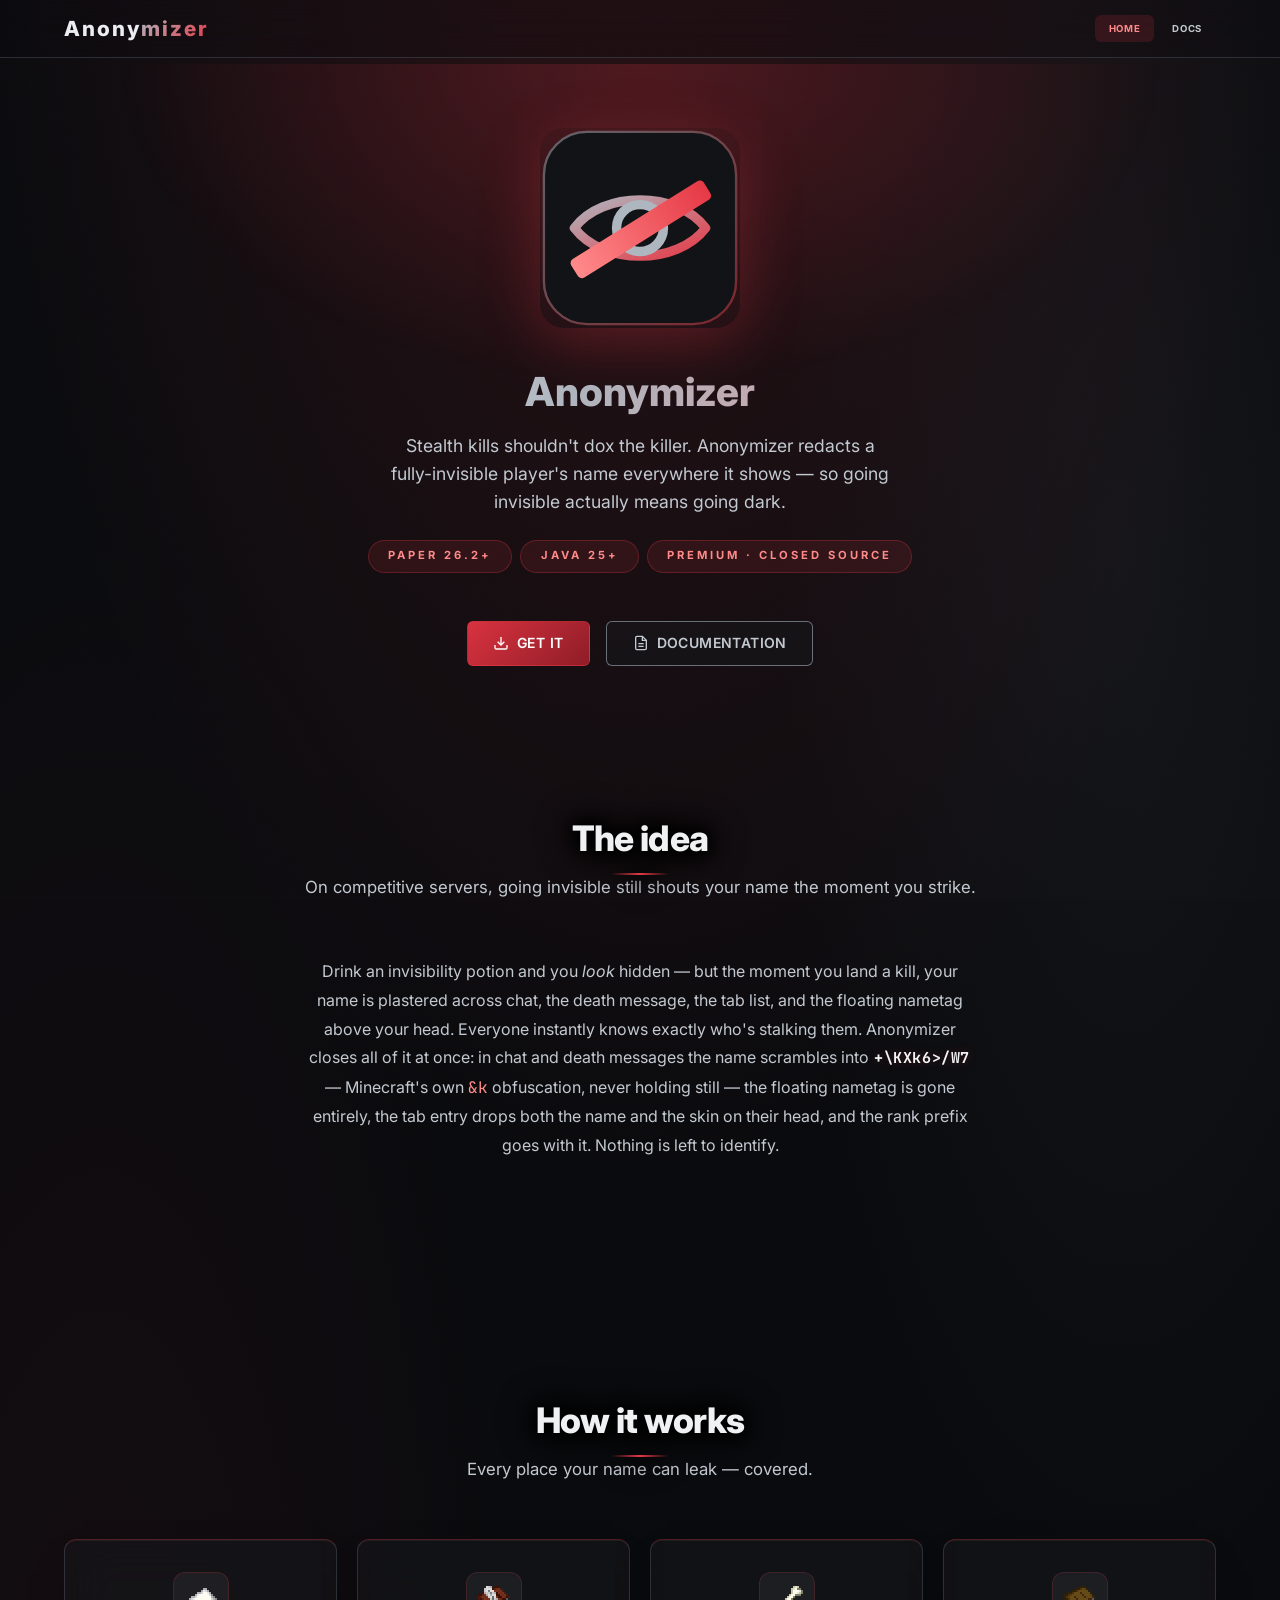
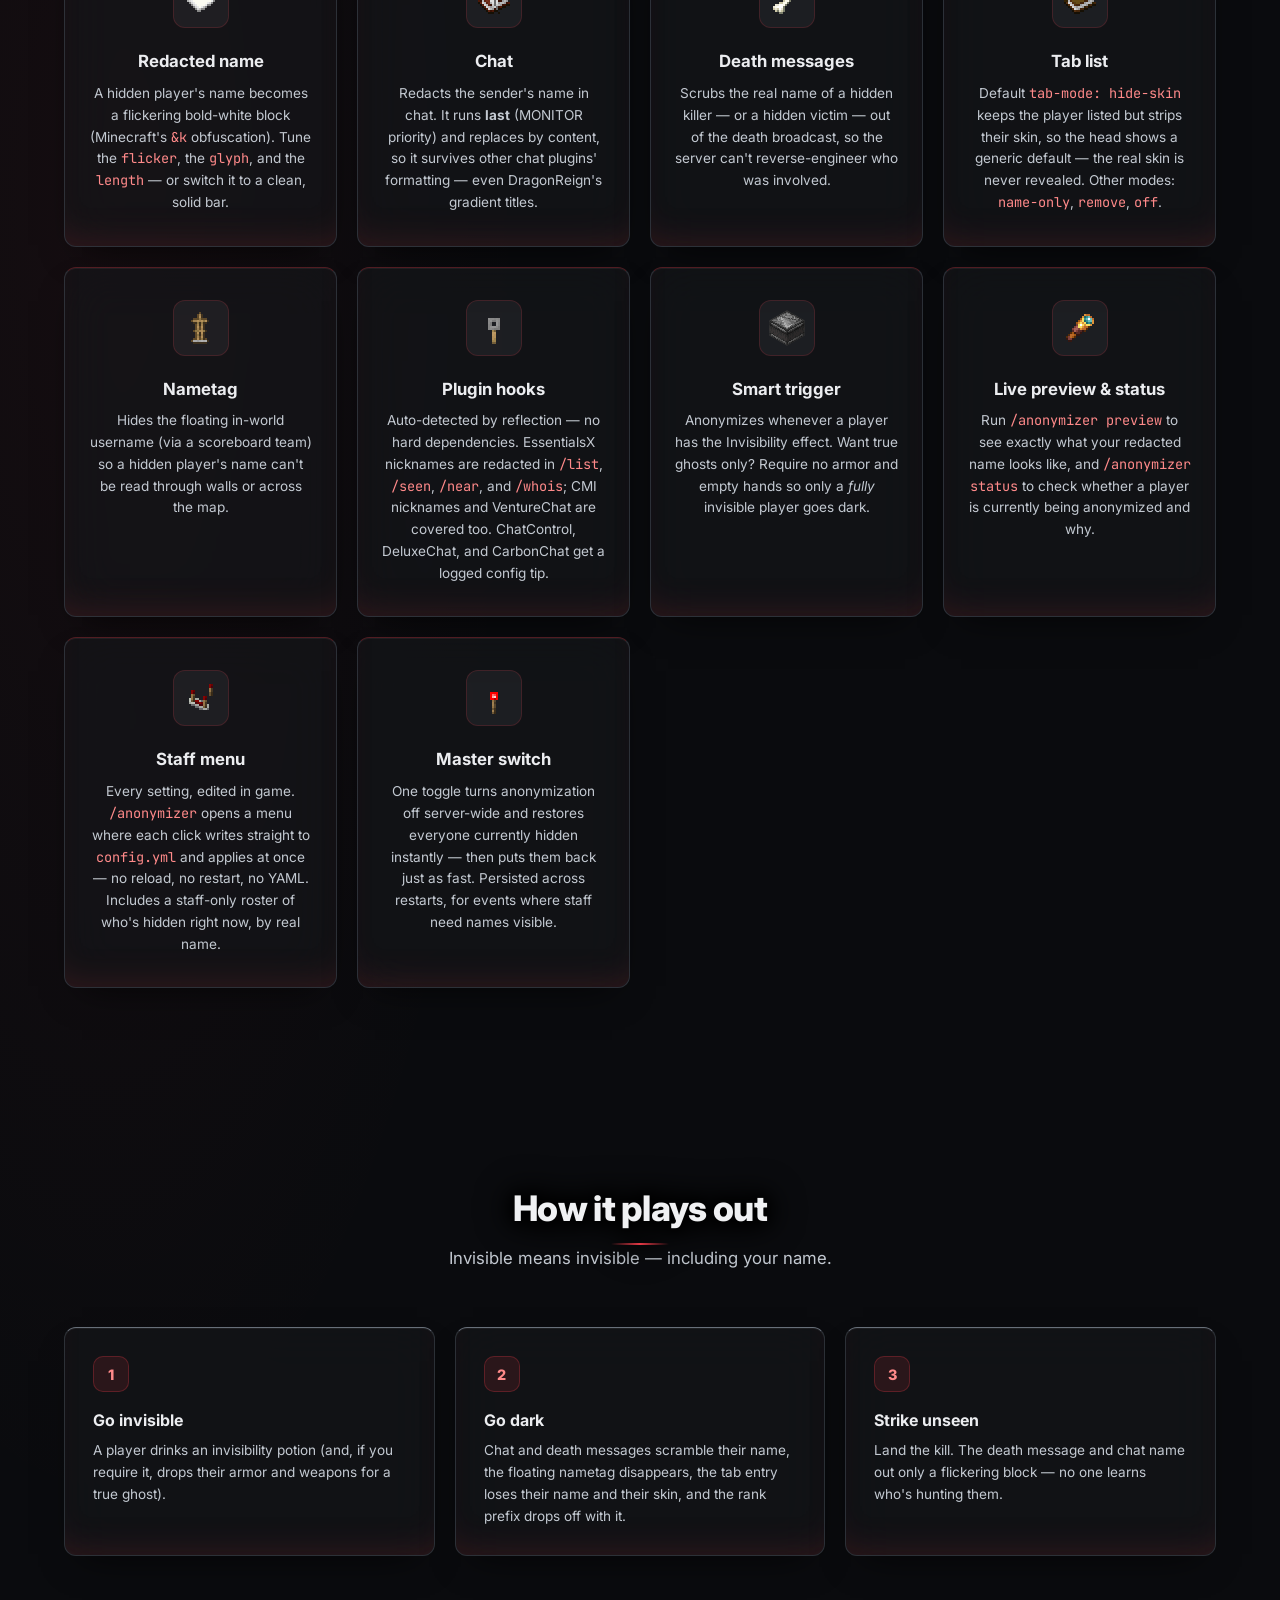
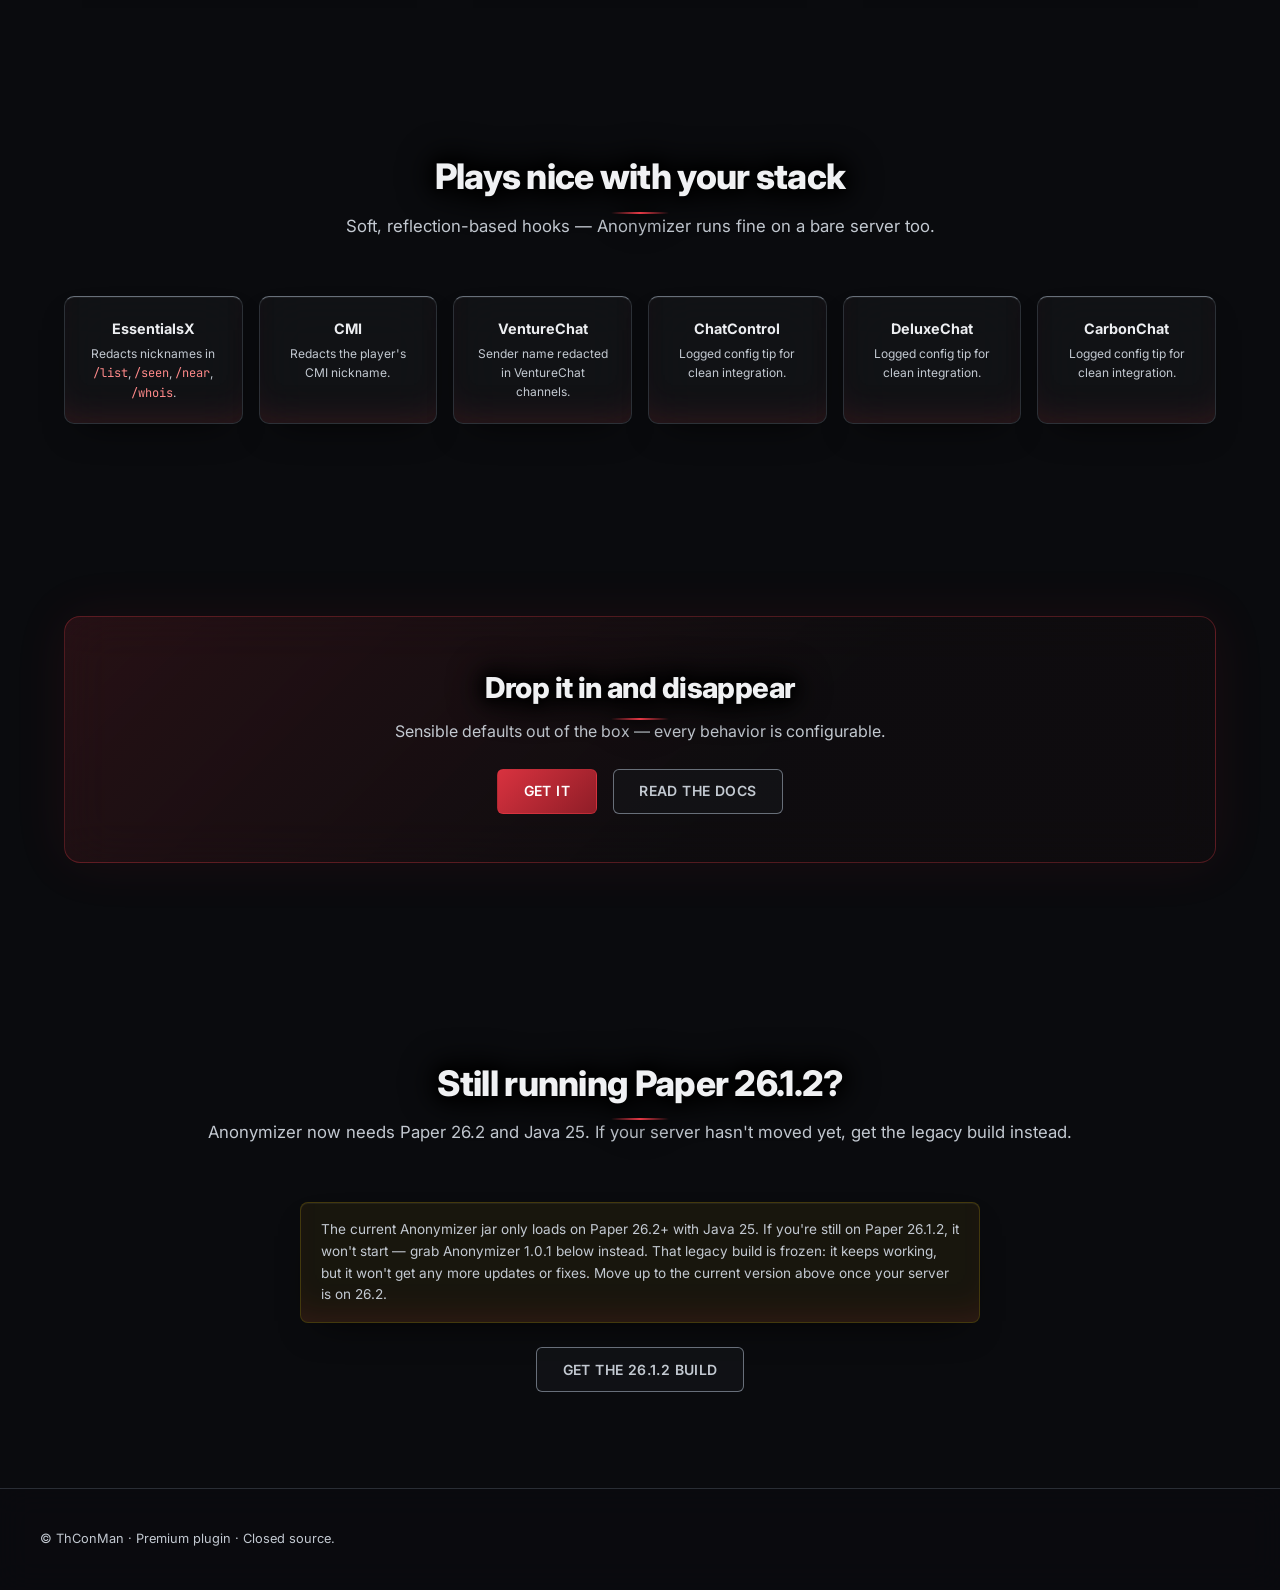
<file: index.html>
<!DOCTYPE html>
<html lang="en">
<head>
    <meta charset="UTF-8">
    <meta name="viewport" content="width=device-width, initial-scale=1.0">
    <title>Anonymizer — Go invisible, go dark</title>
    <meta name="description" content="Anonymizer is a Paper plugin that redacts a fully-invisible player's name everywhere it shows — chat, death messages, tab list, and the floating nametag — so a stealth kill stays anonymous.">
    <link rel="icon" href="logo.svg">
    <link rel="preconnect" href="https://fonts.googleapis.com">
    <link href="https://fonts.googleapis.com/css2?family=Inter:wght@400;500;600;700;800&family=JetBrains+Mono:wght@500&display=swap" rel="stylesheet">
    <link rel="stylesheet" href="css/style.css">
    <link rel="stylesheet" href="css/anonymizer.css">
</head>
<body>

<nav class="nav">
    <div class="nav-inner">
        <div class="nav-logo"><a href="index.html" style="color:inherit;">Anony<span>mizer</span></a></div>
        <ul class="nav-links" id="nav-links">
            <li><a href="index.html" class="active">Home</a></li>
            <li><a href="docs.html">Docs</a></li>
        </ul>
        <button class="nav-burger" onclick="toggleMenu()" aria-label="Menu">
            <span></span><span></span><span></span>
        </button>
    </div>
</nav>

<div style="height: 4rem;"></div>

<!-- Hero -->
<section class="plugin-hero">
    <img src="logo.svg" alt="Anonymizer" class="plugin-hero-logo">
    <h1>Anonymizer</h1>
    <p class="tagline">Stealth kills shouldn't dox the killer. Anonymizer redacts a fully-invisible player's name everywhere it shows — so going invisible actually means going dark.</p>
    <div class="plugin-hero-meta">
        <span class="hero-badge">Paper 26.2+</span>
        <span class="hero-badge">Java 25+</span>
        <span class="hero-badge">Premium · closed source</span>
    </div>
    <div class="hero-buttons">
        <a href="#" class="btn btn-primary">
            <svg width="16" height="16" viewBox="0 0 24 24" fill="none" stroke="currentColor" stroke-width="2"><path d="M21 15v4a2 2 0 01-2 2H5a2 2 0 01-2-2v-4"/><polyline points="7 10 12 15 17 10"/><line x1="12" y1="15" x2="12" y2="3"/></svg>
            Get it
        </a>
        <a href="docs.html" class="btn btn-outline">
            <svg width="16" height="16" viewBox="0 0 24 24" fill="none" stroke="currentColor" stroke-width="2"><path d="M14 2H6a2 2 0 00-2 2v16a2 2 0 002 2h12a2 2 0 002-2V8z"/><polyline points="14 2 14 8 20 8"/><line x1="16" y1="13" x2="8" y2="13"/><line x1="16" y1="17" x2="8" y2="17"/></svg>
            Documentation
        </a>
    </div>
</section>

<!-- The idea -->
<section class="section">
    <h2 class="section-title">The idea</h2>
    <p class="section-subtitle">On competitive servers, going invisible still shouts your name the moment you strike.</p>
    <p style="max-width:680px;margin:0 auto 2.5rem;text-align:center;color:var(--text-muted);line-height:1.8;">
        Drink an invisibility potion and you <em>look</em> hidden — but the moment you land a kill, your name is plastered across chat, the death message, the tab list, and the floating nametag above your head. Everyone instantly knows exactly who's stalking them. Anonymizer closes all of it at once: in chat and death messages the name scrambles into <span class="redacted">##########</span> — Minecraft's own <span class="mono">&amp;k</span> obfuscation, never holding still — the floating nametag is gone entirely, the tab entry drops both the name and the skin on their head, and the rank prefix goes with it. Nothing is left to identify.
    </p>
</section>

<!-- How it works -->
<section class="section">
    <h2 class="section-title">How it works</h2>
    <p class="section-subtitle">Every place your name can leak — covered.</p>
    <div class="features-grid">
        <div class="feature-card">
            <div class="feature-icon-wrap"><i class="mc mc-paper" aria-hidden="true"></i></div>
            <h3>Redacted name</h3>
            <p>A hidden player's name becomes a flickering bold-white block (Minecraft's <span class="mono">&amp;k</span> obfuscation). Tune the <span class="mono">flicker</span>, the <span class="mono">glyph</span>, and the <span class="mono">length</span> — or switch it to a clean, solid bar.</p>
        </div>
        <div class="feature-card">
            <div class="feature-icon-wrap"><i class="mc mc-writable_book" aria-hidden="true"></i></div>
            <h3>Chat</h3>
            <p>Redacts the sender's name in chat. It runs <strong>last</strong> (MONITOR priority) and replaces by content, so it survives other chat plugins' formatting — even DragonReign's gradient titles.</p>
        </div>
        <div class="feature-card">
            <div class="feature-icon-wrap"><i class="mc mc-bone" aria-hidden="true"></i></div>
            <h3>Death messages</h3>
            <p>Scrubs the real name of a hidden killer — or a hidden victim — out of the death broadcast, so the server can't reverse-engineer who was involved.</p>
        </div>
        <div class="feature-card">
            <div class="feature-icon-wrap"><i class="mc mc-book" aria-hidden="true"></i></div>
            <h3>Tab list</h3>
            <p>Default <span class="mono">tab-mode: hide-skin</span> keeps the player listed but strips their skin, so the head shows a generic default — the real skin is never revealed. Other modes: <span class="mono">name-only</span>, <span class="mono">remove</span>, <span class="mono">off</span>.</p>
        </div>
        <div class="feature-card">
            <div class="feature-icon-wrap"><i class="mc mc-armor_stand" aria-hidden="true"></i></div>
            <h3>Nametag</h3>
            <p>Hides the floating in-world username (via a scoreboard team) so a hidden player's name can't be read through walls or across the map.</p>
        </div>
        <div class="feature-card">
            <div class="feature-icon-wrap"><i class="mc mc-tripwire_hook" aria-hidden="true"></i></div>
            <h3>Plugin hooks</h3>
            <p>Auto-detected by reflection — no hard dependencies. EssentialsX nicknames are redacted in <span class="mono">/list</span>, <span class="mono">/seen</span>, <span class="mono">/near</span>, and <span class="mono">/whois</span>; CMI nicknames and VentureChat are covered too. ChatControl, DeluxeChat, and CarbonChat get a logged config tip.</p>
        </div>
        <div class="feature-card">
            <div class="feature-icon-wrap"><i class="mc mc-observer block" aria-hidden="true"></i></div>
            <h3>Smart trigger</h3>
            <p>Anonymizes whenever a player has the Invisibility effect. Want true ghosts only? Require no armor and empty hands so only a <em>fully</em> invisible player goes dark.</p>
        </div>
        <div class="feature-card">
            <div class="feature-icon-wrap"><i class="mc mc-spyglass" aria-hidden="true"></i></div>
            <h3>Live preview &amp; status</h3>
            <p>Run <span class="mono">/anonymizer preview</span> to see exactly what your redacted name looks like, and <span class="mono">/anonymizer status</span> to check whether a player is currently being anonymized and why.</p>
        </div>
        <div class="feature-card">
            <div class="feature-icon-wrap"><i class="mc mc-comparator" aria-hidden="true"></i></div>
            <h3>Staff menu</h3>
            <p>Every setting, edited in game. <span class="mono">/anonymizer</span> opens a menu where each click writes straight to <span class="mono">config.yml</span> and applies at once — no reload, no restart, no YAML. Includes a staff-only roster of who's hidden right now, by real name.</p>
        </div>
        <div class="feature-card">
            <div class="feature-icon-wrap"><i class="mc mc-redstone_torch" aria-hidden="true"></i></div>
            <h3>Master switch</h3>
            <p>One toggle turns anonymization off server-wide and restores everyone currently hidden instantly — then puts them back just as fast. Persisted across restarts, for events where staff need names visible.</p>
        </div>
    </div>
</section>

<!-- How it plays out -->
<section class="section">
    <h2 class="section-title">How it plays out</h2>
    <p class="section-subtitle">Invisible means invisible — including your name.</p>
    <div class="steps-grid">
        <div class="step-card">
            <div class="step-number">1</div>
            <h3>Go invisible</h3>
            <p>A player drinks an invisibility potion (and, if you require it, drops their armor and weapons for a true ghost).</p>
        </div>
        <div class="step-card">
            <div class="step-number">2</div>
            <h3>Go dark</h3>
            <p>Chat and death messages scramble their name, the floating nametag disappears, the tab entry loses their name and their skin, and the rank prefix drops off with it.</p>
        </div>
        <div class="step-card">
            <div class="step-number">3</div>
            <h3>Strike unseen</h3>
            <p>Land the kill. The death message and chat name out only a flickering block — no one learns who's hunting them.</p>
        </div>
    </div>
</section>

<!-- Works with -->
<section class="section">
    <h2 class="section-title">Plays nice with your stack</h2>
    <p class="section-subtitle">Soft, reflection-based hooks — Anonymizer runs fine on a bare server too.</p>
    <div class="compat-grid">
        <div class="compat-item"><div class="compat-name">EssentialsX</div><div class="compat-desc">Redacts nicknames in <span class="mono">/list</span>, <span class="mono">/seen</span>, <span class="mono">/near</span>, <span class="mono">/whois</span>.</div></div>
        <div class="compat-item"><div class="compat-name">CMI</div><div class="compat-desc">Redacts the player's CMI nickname.</div></div>
        <div class="compat-item"><div class="compat-name">VentureChat</div><div class="compat-desc">Sender name redacted in VentureChat channels.</div></div>
        <div class="compat-item"><div class="compat-name">ChatControl</div><div class="compat-desc">Logged config tip for clean integration.</div></div>
        <div class="compat-item"><div class="compat-name">DeluxeChat</div><div class="compat-desc">Logged config tip for clean integration.</div></div>
        <div class="compat-item"><div class="compat-name">CarbonChat</div><div class="compat-desc">Logged config tip for clean integration.</div></div>
    </div>
</section>

<!-- CTA -->
<section class="section">
    <div class="cta-card">
        <h2 class="section-title">Drop it in and disappear</h2>
        <p class="section-subtitle">Sensible defaults out of the box — every behavior is configurable.</p>
        <div class="hero-buttons">
            <a href="#" class="btn btn-primary">Get it</a>
            <a href="docs.html" class="btn btn-outline">Read the docs</a>
        </div>
    </div>
</section>

<!-- Legacy build -->
<section class="section">
    <h2 class="section-title">Still running Paper 26.1.2?</h2>
    <p class="section-subtitle">Anonymizer now needs Paper 26.2 and Java 25. If your server hasn't moved yet, get the legacy build instead.</p>
    <div class="docs-callout docs-callout-warn" style="max-width:680px;margin:0 auto 1.5rem;text-align:left;">
        The current Anonymizer jar only loads on Paper 26.2+ with Java 25. If you're still on Paper 26.1.2, it won't start — grab Anonymizer 1.0.1 below instead. That legacy build is frozen: it keeps working, but it won't get any more updates or fixes. Move up to the current version above once your server is on 26.2.
    </div>
    <div class="hero-buttons">
        <a href="https://github.com/ThConMan/anonymizer-docs/releases/tag/mc26.1.2-final" class="btn btn-outline">Get the 26.1.2 build</a>
    </div>
</section>

<footer class="footer">
    <div class="footer-inner">
        <p>&copy; ThConMan &middot; Premium plugin &middot; Closed source.</p>
    </div>
</footer>

<script>
function toggleMenu() {
    document.getElementById('nav-links').classList.toggle('open');
}
</script>
<script src="js/motion.js" defer></script>
</body>
</html>
</file>
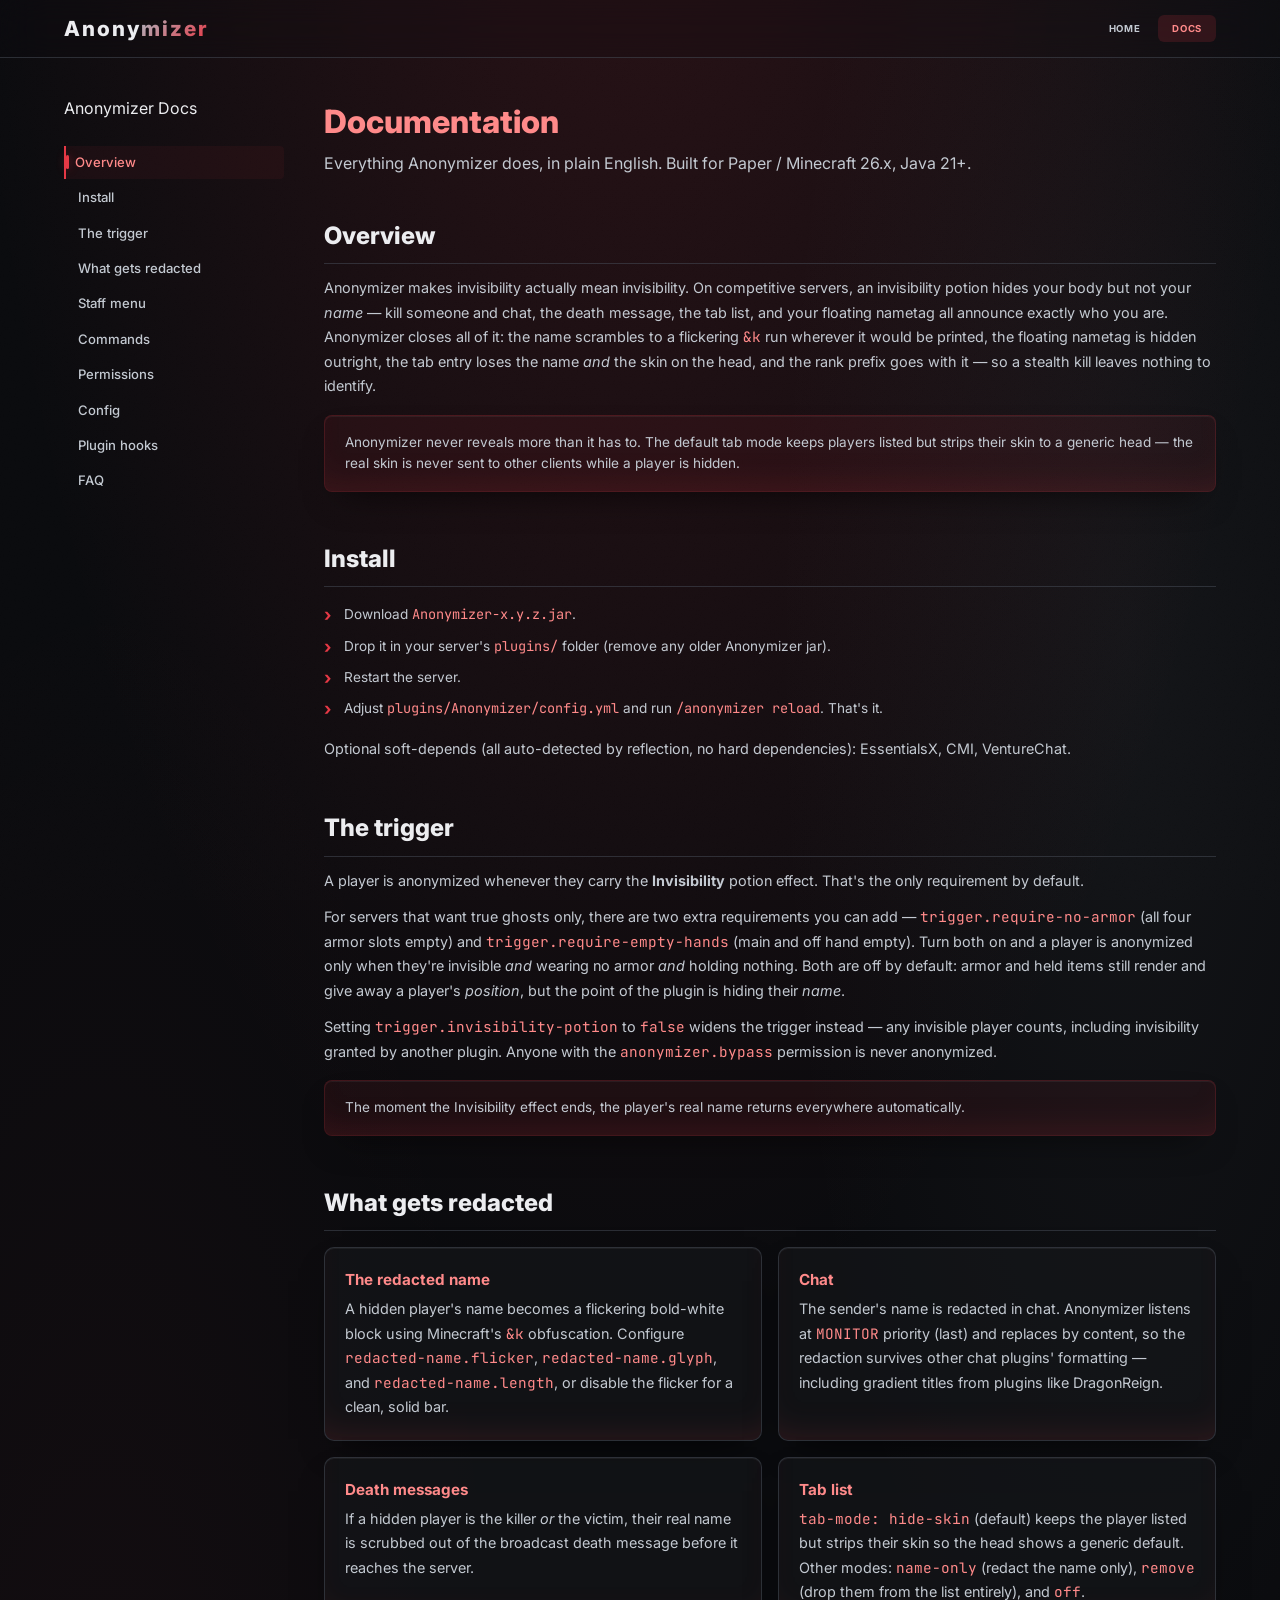
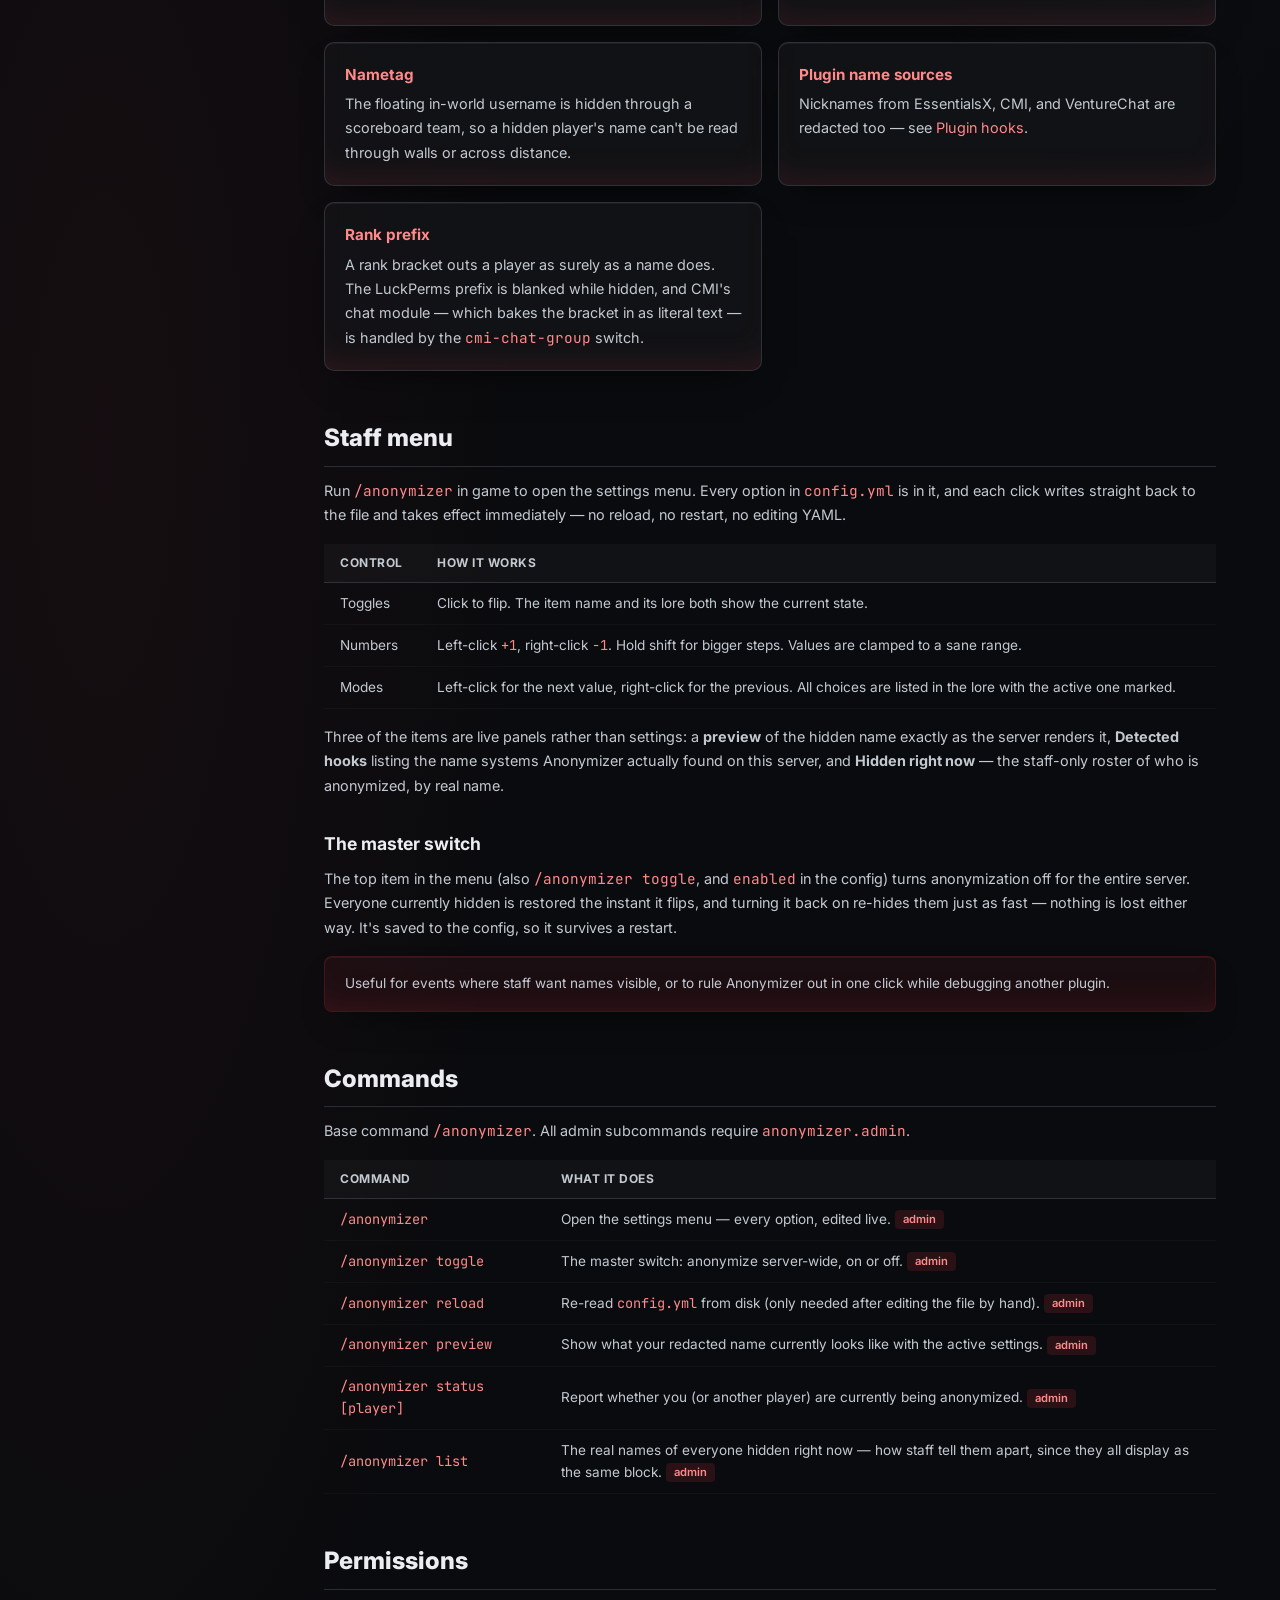
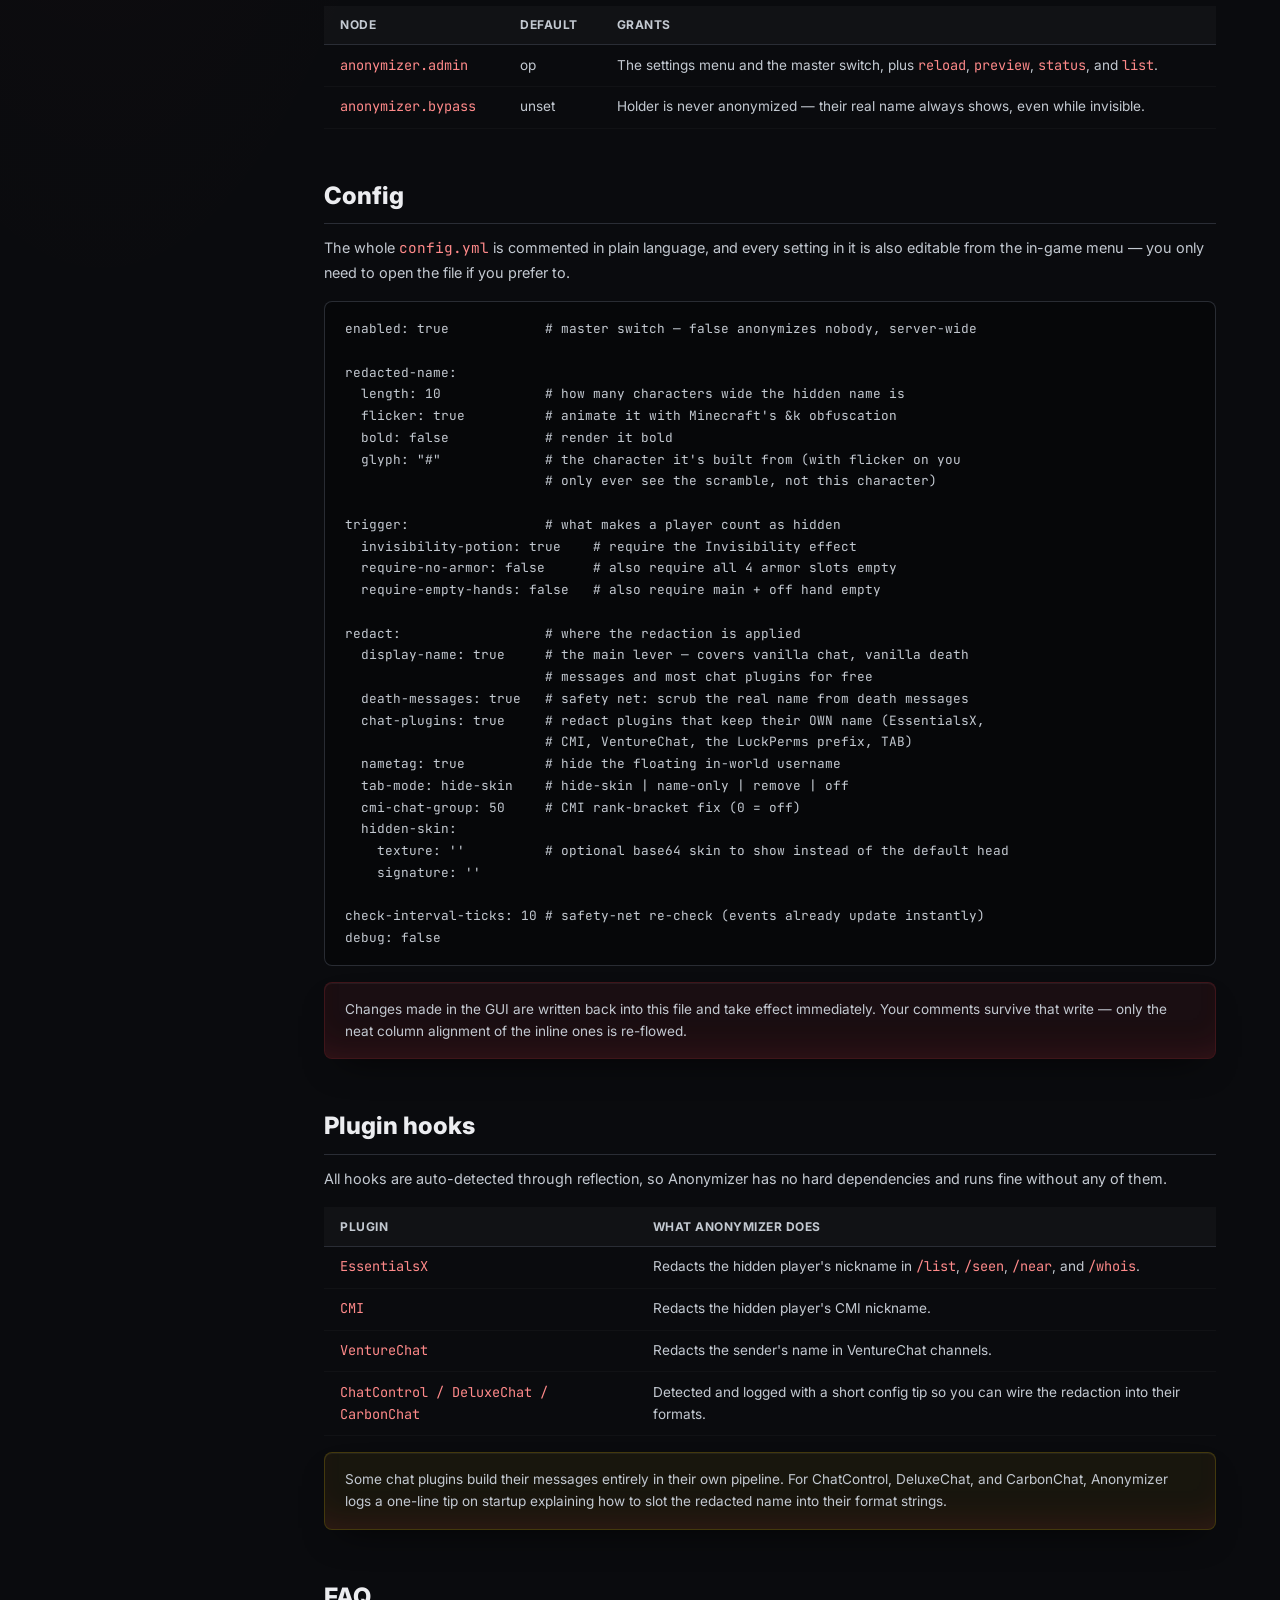
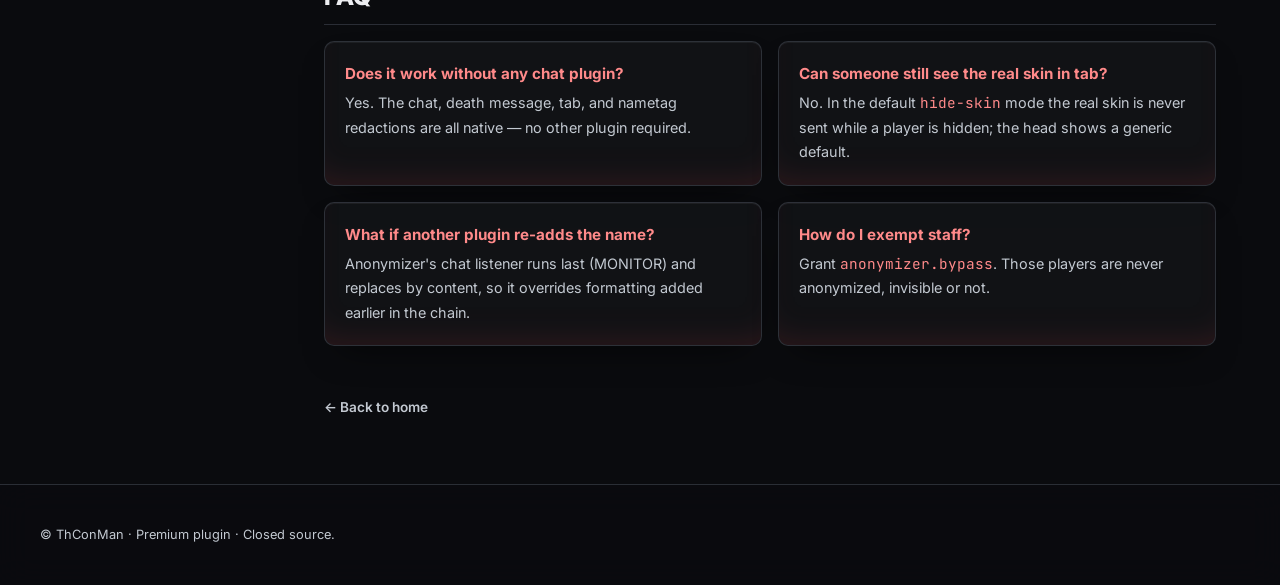
<file: docs.html>
<!DOCTYPE html>
<html lang="en">
<head>
    <meta charset="UTF-8">
    <meta name="viewport" content="width=device-width, initial-scale=1.0">
    <title>Anonymizer — Documentation</title>
    <meta name="description" content="Anonymizer documentation: install, the trigger, what gets redacted (chat, death messages, tab, nametag), commands, permissions, config, and plugin hooks.">
    <link rel="icon" href="logo.svg">
    <link rel="preconnect" href="https://fonts.googleapis.com">
    <link href="https://fonts.googleapis.com/css2?family=Inter:wght@400;500;600;700;800&family=JetBrains+Mono:wght@500&display=swap" rel="stylesheet">
    <link rel="stylesheet" href="css/style.css">
    <link rel="stylesheet" href="css/anonymizer.css">
</head>
<body>

<nav class="nav">
    <div class="nav-inner">
        <div class="nav-logo"><a href="index.html" style="color:inherit;">Anony<span>mizer</span></a></div>
        <ul class="nav-links" id="nav-links">
            <li><a href="index.html">Home</a></li>
            <li><a href="docs.html" class="active">Docs</a></li>
        </ul>
        <button class="nav-burger" onclick="toggleMenu()" aria-label="Menu"><span></span><span></span><span></span></button>
    </div>
</nav>

<div style="height: 4rem;"></div>

<div class="docs-layout">
    <aside class="docs-sidebar">
        <div class="docs-sidebar-header">Anonymizer Docs</div>
        <nav class="docs-toc">
            <a href="#overview" class="active">Overview</a>
            <a href="#install">Install</a>
            <a href="#trigger">The trigger</a>
            <a href="#redacted">What gets redacted</a>
            <a href="#gui">Staff menu</a>
            <a href="#commands">Commands</a>
            <a href="#permissions">Permissions</a>
            <a href="#config">Config</a>
            <a href="#hooks">Plugin hooks</a>
            <a href="#faq">FAQ</a>
        </nav>
    </aside>

    <main class="docs-content">
        <h1 class="docs-title">Documentation</h1>
        <p class="docs-subtitle">Everything Anonymizer does, in plain English. Built for Paper / Minecraft 26.x, Java 21+.</p>

        <section class="docs-section" id="overview">
            <h2>Overview</h2>
            <p>Anonymizer makes invisibility actually mean invisibility. On competitive servers, an invisibility potion hides your body but not your <em>name</em> — kill someone and chat, the death message, the tab list, and your floating nametag all announce exactly who you are. Anonymizer closes all of it: the name scrambles to a flickering <span class="mono">&amp;k</span> run wherever it would be printed, the floating nametag is hidden outright, the tab entry loses the name <em>and</em> the skin on the head, and the rank prefix goes with it — so a stealth kill leaves nothing to identify.</p>
            <div class="docs-callout">Anonymizer never reveals more than it has to. The default tab mode keeps players listed but strips their skin to a generic head — the real skin is never sent to other clients while a player is hidden.</div>
        </section>

        <section class="docs-section" id="install">
            <h2>Install</h2>
            <ol class="docs-list">
                <li>Download <span class="mono">Anonymizer-x.y.z.jar</span>.</li>
                <li>Drop it in your server's <span class="mono">plugins/</span> folder (remove any older Anonymizer jar).</li>
                <li>Restart the server.</li>
                <li>Adjust <span class="mono">plugins/Anonymizer/config.yml</span> and run <span class="mono">/anonymizer reload</span>. That's it.</li>
            </ol>
            <p>Optional soft-depends (all auto-detected by reflection, no hard dependencies): EssentialsX, CMI, VentureChat.</p>
        </section>

        <section class="docs-section" id="trigger">
            <h2>The trigger</h2>
            <p>A player is anonymized whenever they carry the <strong>Invisibility</strong> potion effect. That's the only requirement by default.</p>
            <p>For servers that want true ghosts only, there are two extra requirements you can add — <span class="mono">trigger.require-no-armor</span> (all four armor slots empty) and <span class="mono">trigger.require-empty-hands</span> (main and off hand empty). Turn both on and a player is anonymized only when they're invisible <em>and</em> wearing no armor <em>and</em> holding nothing. Both are off by default: armor and held items still render and give away a player's <em>position</em>, but the point of the plugin is hiding their <em>name</em>.</p>
            <p>Setting <span class="mono">trigger.invisibility-potion</span> to <span class="mono">false</span> widens the trigger instead — any invisible player counts, including invisibility granted by another plugin. Anyone with the <span class="mono">anonymizer.bypass</span> permission is never anonymized.</p>
            <div class="docs-callout">The moment the Invisibility effect ends, the player's real name returns everywhere automatically.</div>
        </section>

        <section class="docs-section" id="redacted">
            <h2>What gets redacted</h2>
            <div class="docs-grid">
                <div class="docs-grid-item"><h4>The redacted name</h4><p>A hidden player's name becomes a flickering bold-white block using Minecraft's <span class="mono">&amp;k</span> obfuscation. Configure <span class="mono">redacted-name.flicker</span>, <span class="mono">redacted-name.glyph</span>, and <span class="mono">redacted-name.length</span>, or disable the flicker for a clean, solid bar.</p></div>
                <div class="docs-grid-item"><h4>Chat</h4><p>The sender's name is redacted in chat. Anonymizer listens at <span class="mono">MONITOR</span> priority (last) and replaces by content, so the redaction survives other chat plugins' formatting — including gradient titles from plugins like DragonReign.</p></div>
                <div class="docs-grid-item"><h4>Death messages</h4><p>If a hidden player is the killer <em>or</em> the victim, their real name is scrubbed out of the broadcast death message before it reaches the server.</p></div>
                <div class="docs-grid-item"><h4>Tab list</h4><p><span class="mono">tab-mode: hide-skin</span> (default) keeps the player listed but strips their skin so the head shows a generic default. Other modes: <span class="mono">name-only</span> (redact the name only), <span class="mono">remove</span> (drop them from the list entirely), and <span class="mono">off</span>.</p></div>
                <div class="docs-grid-item"><h4>Nametag</h4><p>The floating in-world username is hidden through a scoreboard team, so a hidden player's name can't be read through walls or across distance.</p></div>
                <div class="docs-grid-item"><h4>Plugin name sources</h4><p>Nicknames from EssentialsX, CMI, and VentureChat are redacted too — see <a href="#hooks">Plugin hooks</a>.</p></div>
                <div class="docs-grid-item"><h4>Rank prefix</h4><p>A rank bracket outs a player as surely as a name does. The LuckPerms prefix is blanked while hidden, and CMI's chat module — which bakes the bracket in as literal text — is handled by the <span class="mono">cmi-chat-group</span> switch.</p></div>
            </div>
        </section>

        <section class="docs-section" id="gui">
            <h2>Staff menu</h2>
            <p>Run <span class="mono">/anonymizer</span> in game to open the settings menu. Every option in <span class="mono">config.yml</span> is in it, and each click writes straight back to the file and takes effect immediately — no reload, no restart, no editing YAML.</p>
            <div class="docs-table-wrap">
                <table class="docs-table">
                    <thead><tr><th>Control</th><th>How it works</th></tr></thead>
                    <tbody>
                        <tr><td>Toggles</td><td>Click to flip. The item name and its lore both show the current state.</td></tr>
                        <tr><td>Numbers</td><td>Left-click <span class="mono">+1</span>, right-click <span class="mono">-1</span>. Hold shift for bigger steps. Values are clamped to a sane range.</td></tr>
                        <tr><td>Modes</td><td>Left-click for the next value, right-click for the previous. All choices are listed in the lore with the active one marked.</td></tr>
                    </tbody>
                </table>
            </div>
            <p>Three of the items are live panels rather than settings: a <strong>preview</strong> of the hidden name exactly as the server renders it, <strong>Detected hooks</strong> listing the name systems Anonymizer actually found on this server, and <strong>Hidden right now</strong> — the staff-only roster of who is anonymized, by real name.</p>
            <h3 style="margin-top:2rem;">The master switch</h3>
            <p>The top item in the menu (also <span class="mono">/anonymizer toggle</span>, and <span class="mono">enabled</span> in the config) turns anonymization off for the entire server. Everyone currently hidden is restored the instant it flips, and turning it back on re-hides them just as fast — nothing is lost either way. It's saved to the config, so it survives a restart.</p>
            <div class="docs-callout">Useful for events where staff want names visible, or to rule Anonymizer out in one click while debugging another plugin.</div>
        </section>

        <section class="docs-section" id="commands">
            <h2>Commands</h2>
            <p>Base command <span class="mono">/anonymizer</span>. All admin subcommands require <span class="mono">anonymizer.admin</span>.</p>
            <div class="docs-table-wrap">
                <table class="docs-table">
                    <thead><tr><th>Command</th><th>What it does</th></tr></thead>
                    <tbody>
                        <tr><td><span class="mono">/anonymizer</span></td><td>Open the settings menu &mdash; every option, edited live. <span class="docs-tag docs-tag-op">admin</span></td></tr>
                        <tr><td><span class="mono">/anonymizer toggle</span></td><td>The master switch: anonymize server-wide, on or off. <span class="docs-tag docs-tag-op">admin</span></td></tr>
                        <tr><td><span class="mono">/anonymizer reload</span></td><td>Re-read <span class="mono">config.yml</span> from disk (only needed after editing the file by hand). <span class="docs-tag docs-tag-op">admin</span></td></tr>
                        <tr><td><span class="mono">/anonymizer preview</span></td><td>Show what your redacted name currently looks like with the active settings. <span class="docs-tag docs-tag-op">admin</span></td></tr>
                        <tr><td><span class="mono">/anonymizer status [player]</span></td><td>Report whether you (or another player) are currently being anonymized. <span class="docs-tag docs-tag-op">admin</span></td></tr>
                        <tr><td><span class="mono">/anonymizer list</span></td><td>The real names of everyone hidden right now &mdash; how staff tell them apart, since they all display as the same block. <span class="docs-tag docs-tag-op">admin</span></td></tr>
                    </tbody>
                </table>
            </div>
        </section>

        <section class="docs-section" id="permissions">
            <h2>Permissions</h2>
            <div class="docs-table-wrap">
                <table class="docs-table">
                    <thead><tr><th>Node</th><th>Default</th><th>Grants</th></tr></thead>
                    <tbody>
                        <tr><td><span class="mono">anonymizer.admin</span></td><td>op</td><td>The settings menu and the master switch, plus <span class="mono">reload</span>, <span class="mono">preview</span>, <span class="mono">status</span>, and <span class="mono">list</span>.</td></tr>
                        <tr><td><span class="mono">anonymizer.bypass</span></td><td>unset</td><td>Holder is never anonymized — their real name always shows, even while invisible.</td></tr>
                    </tbody>
                </table>
            </div>
        </section>

        <section class="docs-section" id="config">
            <h2>Config</h2>
            <p>The whole <span class="mono">config.yml</span> is commented in plain language, and every setting in it is also editable from the in-game menu &mdash; you only need to open the file if you prefer to.</p>
            <pre class="docs-code">enabled: true            # master switch — false anonymizes nobody, server-wide

redacted-name:
  length: 10             # how many characters wide the hidden name is
  flicker: true          # animate it with Minecraft's &amp;k obfuscation
  bold: false            # render it bold
  glyph: "#"             # the character it's built from (with flicker on you
                         # only ever see the scramble, not this character)

trigger:                 # what makes a player count as hidden
  invisibility-potion: true    # require the Invisibility effect
  require-no-armor: false      # also require all 4 armor slots empty
  require-empty-hands: false   # also require main + off hand empty

redact:                  # where the redaction is applied
  display-name: true     # the main lever — covers vanilla chat, vanilla death
                         # messages and most chat plugins for free
  death-messages: true   # safety net: scrub the real name from death messages
  chat-plugins: true     # redact plugins that keep their OWN name (EssentialsX,
                         # CMI, VentureChat, the LuckPerms prefix, TAB)
  nametag: true          # hide the floating in-world username
  tab-mode: hide-skin    # hide-skin | name-only | remove | off
  cmi-chat-group: 50     # CMI rank-bracket fix (0 = off)
  hidden-skin:
    texture: ''          # optional base64 skin to show instead of the default head
    signature: ''

check-interval-ticks: 10 # safety-net re-check (events already update instantly)
debug: false</pre>
            <div class="docs-callout">Changes made in the GUI are written back into this file and take effect immediately. Your comments survive that write &mdash; only the neat column alignment of the inline ones is re-flowed.</div>
        </section>

        <section class="docs-section" id="hooks">
            <h2>Plugin hooks</h2>
            <p>All hooks are auto-detected through reflection, so Anonymizer has no hard dependencies and runs fine without any of them.</p>
            <div class="docs-table-wrap">
                <table class="docs-table">
                    <thead><tr><th>Plugin</th><th>What Anonymizer does</th></tr></thead>
                    <tbody>
                        <tr><td><span class="mono">EssentialsX</span></td><td>Redacts the hidden player's nickname in <span class="mono">/list</span>, <span class="mono">/seen</span>, <span class="mono">/near</span>, and <span class="mono">/whois</span>.</td></tr>
                        <tr><td><span class="mono">CMI</span></td><td>Redacts the hidden player's CMI nickname.</td></tr>
                        <tr><td><span class="mono">VentureChat</span></td><td>Redacts the sender's name in VentureChat channels.</td></tr>
                        <tr><td><span class="mono">ChatControl / DeluxeChat / CarbonChat</span></td><td>Detected and logged with a short config tip so you can wire the redaction into their formats.</td></tr>
                    </tbody>
                </table>
            </div>
            <div class="docs-callout docs-callout-warn">Some chat plugins build their messages entirely in their own pipeline. For ChatControl, DeluxeChat, and CarbonChat, Anonymizer logs a one-line tip on startup explaining how to slot the redacted name into their format strings.</div>
        </section>

        <section class="docs-section" id="faq">
            <h2>FAQ</h2>
            <div class="docs-grid">
                <div class="docs-grid-item"><h4>Does it work without any chat plugin?</h4><p>Yes. The chat, death message, tab, and nametag redactions are all native — no other plugin required.</p></div>
                <div class="docs-grid-item"><h4>Can someone still see the real skin in tab?</h4><p>No. In the default <span class="mono">hide-skin</span> mode the real skin is never sent while a player is hidden; the head shows a generic default.</p></div>
                <div class="docs-grid-item"><h4>What if another plugin re-adds the name?</h4><p>Anonymizer's chat listener runs last (MONITOR) and replaces by content, so it overrides formatting added earlier in the chain.</p></div>
                <div class="docs-grid-item"><h4>How do I exempt staff?</h4><p>Grant <span class="mono">anonymizer.bypass</span>. Those players are never anonymized, invisible or not.</p></div>
            </div>
        </section>

        <a href="index.html" class="docs-back">&larr; Back to home</a>
    </main>
</div>

<footer class="footer">
    <div class="footer-inner">
        <p>&copy; ThConMan &middot; Premium plugin &middot; Closed source.</p>
    </div>
</footer>

<script>
function toggleMenu() { document.getElementById('nav-links').classList.toggle('open'); }
// Highlight the current section in the sidebar.
const links = [...document.querySelectorAll('.docs-toc a')];
const sections = links.map(a => document.querySelector(a.getAttribute('href')));
window.addEventListener('scroll', () => {
    let i = sections.findIndex((s, n) => s && s.getBoundingClientRect().top > 90 && (n === 0 || sections[n-1].getBoundingClientRect().top <= 90));
    const active = i === -1 ? links.length - 1 : Math.max(0, i - 1);
    links.forEach((a, n) => a.classList.toggle('active', n === active));
});
</script>
<script src="js/motion.js" defer></script>
</body>
</html>
</file>
<file: css/style.css>
/* ── Reset & Base ── */
*, *::before, *::after { box-sizing: border-box; margin: 0; padding: 0; }

:root {
    --bg-primary: #0d0d18;
    --bg-card: rgba(14, 14, 24, 0.92);
    --bg-card-solid: #161624;
    --bg-card-hover: #1e1e30;
    --border: rgba(255, 255, 255, 0.1);
    --border-light: rgba(255, 255, 255, 0.18);
    --glass: rgba(255, 255, 255, 0.06);
    --text: #f0f0f8;
    --text-muted: #b8b8d4;
    --accent: #a855f7;
    --accent-light: #c084e0;
    --accent-glow: rgba(168, 85, 247, 0.28);
    --accent-glow-strong: rgba(168, 85, 247, 0.55);
    --success: #2ecc71;
    --gold: #f1c40f;
    --glow-green: rgba(74, 222, 128, 0.18);
    --glow-cyan: rgba(100, 216, 255, 0.18);
    --glow-gold: rgba(246, 196, 67, 0.2);
}

html { scroll-behavior: smooth; }

body {
    font-family: 'Inter', -apple-system, BlinkMacSystemFont, 'Segoe UI', sans-serif;
    background: var(--bg-primary);
    background-image:
        radial-gradient(ellipse at 20% 50%, color-mix(in srgb, var(--accent) 12%, transparent) 0%, transparent 50%),
        radial-gradient(ellipse at 80% 20%, rgba(88, 101, 242, 0.1) 0%, transparent 50%),
        radial-gradient(ellipse at 50% 90%, rgba(236, 72, 153, 0.09) 0%, transparent 50%),
        radial-gradient(ellipse at 10% 10%, rgba(100, 216, 255, 0.04) 0%, transparent 40%);
    color: var(--text);
    line-height: 1.6;
    min-height: 100vh;
    overflow-x: hidden;
}

a { color: var(--accent-light); text-decoration: none; transition: color 0.2s; }
a:hover { color: #d9a8f0; }

.mono { font-family: 'JetBrains Mono', 'Fira Code', monospace; color: var(--accent-light); }

/* ── Nav ── */
.nav {
    position: fixed;
    top: 0;
    width: 100%;
    z-index: 100;
    background: rgba(11, 11, 16, 0.2);
    backdrop-filter: blur(20px);
    -webkit-backdrop-filter: blur(20px);
    border-bottom: 1px solid transparent;
    transition: background 0.4s ease, border-color 0.4s ease;
}

.nav.scrolled {
    background: rgba(11, 11, 16, 0.85);
    border-bottom-color: var(--border);
}

.nav-inner {
    max-width: 1200px;
    margin: 0 auto;
    padding: 0.75rem 1.5rem;
    display: flex;
    align-items: center;
    justify-content: space-between;
}

.nav-logo {
    font-size: 1.3rem;
    font-weight: 800;
    letter-spacing: 2px;
}

.nav-logo a, .nav-logo { color: var(--text); text-decoration: none; }
.nav-logo a:hover { color: var(--text); }
.nav-logo-img { height: 32px; width: auto; display: block; }

.nav-stats {
    display: flex;
    align-items: center;
    gap: 0.5rem;
    font-family: 'JetBrains Mono', monospace;
    font-size: 0.68rem;
    font-weight: 500;
    color: #555568;
    white-space: nowrap;
    margin-left: 1rem;
    margin-right: auto;
}

.nav-stat {
    display: flex;
    align-items: center;
    gap: 3px;
}

.nav-stat-sep {
    width: 1px;
    height: 10px;
    background: #333346;
}

#nav-online-count { color: #3ba55d; }
#nav-total-count { color: #555568; }

@keyframes livePulse {
    0%, 100% { opacity: 1; }
    50% { opacity: 0.4; }
}

@media (max-width: 768px) {
    .nav-stats { display: none; }
}
.nav-logo span {
    background: linear-gradient(135deg, var(--accent) 0%, #ec4899 100%);
    -webkit-background-clip: text;
    -webkit-text-fill-color: transparent;
    background-clip: text;
}

.nav-links { display: flex; gap: 0.25rem; list-style: none; }

.nav-links a {
    display: flex;
    flex-direction: column;
    align-items: center;
    gap: 3px;
    padding: 6px 14px;
    border-radius: 6px;
    color: var(--text-muted);
    font-size: 0.6rem;
    font-weight: 700;
    text-transform: uppercase;
    letter-spacing: 0.07em;
    transition: background 0.15s, color 0.15s;
    position: relative;
}

.nav-links a::after { display: none; }

.nav-links a svg {
    image-rendering: pixelated;
    opacity: 0.6;
    transition: opacity 0.15s;
}

.nav-links a:hover {
    background: color-mix(in srgb, var(--accent) 10%, transparent);
    color: var(--text);
}

.nav-links a:hover svg { opacity: 1; }

.nav-links a.active {
    background: color-mix(in srgb, var(--accent) 15%, transparent);
    color: var(--accent-light);
}

.nav-links a.active svg { opacity: 1; }

/* Hamburger */
.nav-burger {
    display: none;
    flex-direction: column;
    gap: 5px;
    background: none;
    border: none;
    cursor: pointer;
    padding: 4px;
}

.nav-burger span {
    width: 22px;
    height: 2px;
    background: var(--text);
    transition: transform 0.2s, opacity 0.2s;
    border-radius: 1px;
}

.nav-burger.active span:nth-child(1) { transform: translateY(7px) rotate(45deg); }
.nav-burger.active span:nth-child(2) { opacity: 0; }
.nav-burger.active span:nth-child(3) { transform: translateY(-7px) rotate(-45deg); }

/* ── Hero Canvas ── */
.hero-canvas {
    position: fixed;
    top: 0;
    left: 0;
    width: 100%;
    height: 100%;
    z-index: 0;
    pointer-events: none;
}

/* ── Hero ── */
.hero {
    position: relative;
    z-index: 1;
    min-height: 100vh;
    display: flex;
    flex-direction: column;
    align-items: center;
    justify-content: center;
    text-align: center;
    padding: 2rem;
    background: radial-gradient(ellipse at 50% 40%, rgba(155, 89, 182, 0.06) 0%, transparent 60%);
}

.hero.hero-compact {
    min-height: 70vh;
    padding-top: 6rem;
}

.hero-badge {
    font-size: 0.7rem;
    font-weight: 700;
    text-transform: uppercase;
    letter-spacing: 3px;
    color: var(--accent-light);
    background: linear-gradient(135deg, rgba(155, 89, 182, 0.12) 0%, rgba(236, 72, 153, 0.08) 100%);
    border: 1px solid rgba(155, 89, 182, 0.2);
    padding: 0.4rem 1.2rem;
    border-radius: 20px;
    margin-bottom: 1.5rem;
}

.hero h1 {
    font-size: clamp(3rem, 8vw, 5.5rem);
    font-weight: 800;
    letter-spacing: 6px;
    margin-bottom: 0.75rem;
    background: linear-gradient(135deg, #ffffff 0%, #c8c8d8 50%, var(--accent-light) 100%);
    -webkit-background-clip: text;
    -webkit-text-fill-color: transparent;
    background-clip: text;
}

.hero h1 span {
    background: linear-gradient(135deg, #c084e0 0%, #ec4899 50%, #f59e0b 100%);
    -webkit-background-clip: text;
    -webkit-text-fill-color: transparent;
    background-clip: text;
}

.hero .tagline {
    font-size: 1.1rem;
    color: var(--text-muted);
    margin-bottom: 2.5rem;
    max-width: 480px;
    line-height: 1.7;
}

.server-ip {
    display: inline-flex;
    align-items: center;
    gap: 0.75rem;
    background: rgba(18, 18, 28, 0.5);
    backdrop-filter: blur(24px);
    -webkit-backdrop-filter: blur(24px);
    border: 1px solid var(--border-light);
    border-radius: 10px;
    padding: 0.8rem 1.5rem;
    font-family: 'JetBrains Mono', 'Fira Code', monospace;
    font-size: 1.1rem;
    cursor: pointer;
    transition: border-color 0.3s, box-shadow 0.3s, transform 0.2s;
    margin-bottom: 2rem;
    color: var(--text);
}

.server-ip:hover {
    border-color: var(--accent);
    box-shadow: 0 0 25px var(--accent-glow), inset 0 0 25px rgba(155, 89, 182, 0.05);
    transform: translateY(-2px);
}

.server-ip svg { color: var(--text-muted); flex-shrink: 0; }

.server-ip .copy-hint {
    font-size: 0.7rem;
    color: var(--text-muted);
    font-family: 'Inter', sans-serif;
    opacity: 0.7;
}

.hero-logo-img {
    max-width: min(609px, 90vw);
    max-height: 178px;
    width: 100%;
    height: auto;
    display: block;
    margin: 0 auto 1rem;
    object-fit: contain;
}

.hero-buttons { display: flex; gap: 1rem; flex-wrap: wrap; justify-content: center; }

.scroll-indicator {
    position: absolute;
    bottom: 2rem;
    color: var(--text-muted);
    opacity: 0.4;
    animation: float 2s ease-in-out infinite;
}

@keyframes float {
    0%, 100% { transform: translateY(0); }
    50% { transform: translateY(8px); }
}

/* ── Buttons ── */
.btn {
    display: inline-flex;
    align-items: center;
    gap: 0.5rem;
    padding: 0.65rem 1.6rem;
    border-radius: 6px;
    font-size: 0.875rem;
    font-weight: 600;
    border: none;
    cursor: pointer;
    transition: filter 0.15s, box-shadow 0.2s, background 0.2s, transform 0.15s;
    letter-spacing: 0.4px;
    text-transform: uppercase;
}

.btn:hover {
    transform: translateY(-2px);
}

/* ── Scroll-in animations ── */
.fade-in {
    opacity: 0;
    transform: translateY(22px);
    transition: opacity 0.6s ease, transform 0.6s ease;
}

.fade-in.visible {
    opacity: 1;
    transform: none;
}

.btn-primary {
    background: linear-gradient(170deg, var(--accent-light) 0%, var(--accent) 100%);
    color: #fff;
    border: 1px solid color-mix(in srgb, var(--accent) 35%, transparent);
}

.btn-primary:hover {
    filter: brightness(1.12);
    box-shadow: 0 0 18px color-mix(in srgb, var(--accent) 45%, transparent);
    color: #fff;
}

.btn-outline {
    background: transparent;
    color: var(--text-muted);
    border: 1px solid rgba(255, 255, 255, 0.15);
}

.btn-outline:hover {
    border-color: var(--accent);
    color: var(--accent-light);
    background: color-mix(in srgb, var(--accent) 8%, transparent);
}

/* ── Section ── */
.section {
    position: relative;
    z-index: 1;
    max-width: 1200px;
    margin: 0 auto;
    padding: 6rem 1.5rem;
}

.section-title {
    font-size: 2.2rem;
    font-weight: 800;
    text-align: center;
    margin-bottom: 0.5rem;
    letter-spacing: 0.5px;
    background: linear-gradient(135deg, #f0f0f8 0%, var(--accent-light) 50%, #ec4899 100%);
    -webkit-background-clip: text;
    -webkit-text-fill-color: transparent;
    background-clip: text;
    filter: drop-shadow(0 0 8px rgba(0,0,0,1)) drop-shadow(0 0 16px rgba(0,0,0,1)) drop-shadow(0 0 4px rgba(0,0,0,1));
}

.section-subtitle {
    text-align: center;
    color: var(--text-muted);
    margin-bottom: 3.5rem;
    font-size: 1.05rem;
    text-shadow: 0 0 8px rgba(0,0,0,1), 0 0 16px rgba(0,0,0,1), 0 0 24px rgba(0,0,0,1), 0 1px 3px rgba(0,0,0,1);
}

/* ── Feature Cards ── */
.features-grid {
    display: grid;
    grid-template-columns: repeat(auto-fit, minmax(250px, 1fr));
    gap: 1.25rem;
}

.feature-card {
    background: var(--bg-card);
    backdrop-filter: blur(24px);
    -webkit-backdrop-filter: blur(24px);
    border: 1px solid var(--border);
    border-top: 1px solid color-mix(in srgb, var(--accent) 30%, transparent);
    border-radius: 12px;
    padding: 2rem 1.5rem;
    text-align: center;
    transition: transform 0.2s, border-color 0.3s, box-shadow 0.3s;
}

.feature-card:hover {
    transform: translateY(-6px);
    border-color: color-mix(in srgb, var(--accent) 35%, transparent);
    box-shadow: 0 12px 40px color-mix(in srgb, var(--accent) 18%, transparent), 0 0 0 1px color-mix(in srgb, var(--accent) 10%, transparent);
    background: rgba(24, 20, 40, 0.85);
}

.feature-icon-wrap {
    width: 56px;
    height: 56px;
    border-radius: 14px;
    background: linear-gradient(135deg, rgba(155, 89, 182, 0.1) 0%, rgba(88, 101, 242, 0.08) 100%);
    border: 1px solid rgba(155, 89, 182, 0.15);
    display: flex;
    align-items: center;
    justify-content: center;
    margin: 0 auto 1.25rem;
}

.feature-card h3 {
    font-size: 1.05rem;
    font-weight: 700;
    margin-bottom: 0.5rem;
}

.feature-card p {
    font-size: 0.85rem;
    color: var(--text-muted);
    line-height: 1.6;
}

/* ── CTA Section ── */
.cta-section { padding-bottom: 4rem; }

.cta-card {
    background: linear-gradient(135deg, rgba(155, 89, 182, 0.06) 0%, rgba(18, 18, 28, 0.5) 100%);
    backdrop-filter: blur(24px);
    -webkit-backdrop-filter: blur(24px);
    border: 1px solid rgba(155, 89, 182, 0.15);
    border-top: 1px solid rgba(155, 89, 182, 0.25);
    border-radius: 16px;
    padding: 3rem 2rem;
    text-align: center;
}

.cta-card h2 {
    font-size: 1.8rem;
    font-weight: 800;
    margin-bottom: 0.5rem;
}

.cta-card p {
    color: var(--text-muted);
    margin-bottom: 1.5rem;
    font-size: 1rem;
}

/* ── Rank Cards ── */
.ranks-grid {
    display: grid;
    grid-template-columns: repeat(auto-fit, minmax(280px, 1fr));
    gap: 1.5rem;
}

.rank-card {
    background: var(--bg-card);
    backdrop-filter: blur(24px);
    -webkit-backdrop-filter: blur(24px);
    border: 1px solid var(--border);
    border-top: 2px solid var(--border-light);
    border-radius: 16px;
    padding: 1.75rem;
    transition: transform 0.25s, border-color 0.3s, box-shadow 0.3s, background 0.3s;
    display: flex;
    flex-direction: column;
}

.rank-card:hover {
    transform: translateY(-8px);
    border-color: color-mix(in srgb, var(--accent) 35%, transparent);
    box-shadow: 0 16px 50px var(--accent-glow), 0 0 0 1px color-mix(in srgb, var(--accent) 10%, transparent);
    background: rgba(20, 18, 34, 0.9);
}

/* Rank-specific theming */
.rank-card-ranger { border-top-color: rgba(74, 222, 128, 0.45); }
.rank-card-ranger:hover {
    border-color: rgba(74, 222, 128, 0.4);
    box-shadow: 0 16px 50px rgba(74, 222, 128, 0.14), 0 0 0 1px rgba(74, 222, 128, 0.08);
}
.rank-card-trickster { border-top-color: rgba(192, 132, 224, 0.5); }
.rank-card-trickster:hover {
    border-color: rgba(192, 132, 224, 0.4);
    box-shadow: 0 16px 50px rgba(192, 132, 224, 0.16), 0 0 0 1px rgba(192, 132, 224, 0.08);
}
.rank-card-mythril { border-top-color: rgba(100, 216, 255, 0.45); }
.rank-card-mythril:hover {
    border-color: rgba(100, 216, 255, 0.4);
    box-shadow: 0 16px 50px rgba(100, 216, 255, 0.14), 0 0 0 1px rgba(100, 216, 255, 0.08);
}
.rank-card-celestial { border-top-color: rgba(224, 176, 255, 0.55); }
.rank-card-celestial:hover {
    border-color: rgba(224, 176, 255, 0.45);
    box-shadow: 0 16px 50px rgba(224, 176, 255, 0.18), 0 0 0 1px rgba(224, 176, 255, 0.1);
}

.rank-card.featured {
    border-color: color-mix(in srgb, var(--accent) 35%, transparent);
    box-shadow: 0 0 50px var(--accent-glow), 0 0 100px color-mix(in srgb, var(--accent) 8%, transparent);
    position: relative;
    background: linear-gradient(180deg, color-mix(in srgb, var(--accent) 10%, transparent) 0%, var(--bg-card) 40%);
}

.rank-card.featured::before {
    content: 'MOST POPULAR';
    position: absolute;
    top: -12px;
    left: 50%;
    transform: translateX(-50%);
    background: linear-gradient(135deg, var(--accent) 0%, #ec4899 100%);
    color: white;
    font-size: 0.65rem;
    font-weight: 700;
    padding: 0.3rem 1.2rem;
    border-radius: 20px;
    letter-spacing: 1.5px;
}

.rank-header {
    display: flex;
    align-items: center;
    justify-content: space-between;
    margin-bottom: 1rem;
}

.rank-name {
    font-size: 1.4rem;
    font-weight: 800;
}

.rank-price {
    font-size: 1.5rem;
    font-weight: 800;
    color: var(--accent-light);
}

.rank-price span {
    font-size: 0.8rem;
    color: var(--text-muted);
    font-weight: 400;
}

.rank-divider {
    height: 1px;
    background: linear-gradient(90deg, transparent, var(--border), transparent);
    margin: 0.75rem 0;
}

.rank-section-label {
    font-size: 0.7rem;
    font-weight: 700;
    text-transform: uppercase;
    letter-spacing: 1.5px;
    color: var(--accent);
    margin: 1.25rem 0 0.5rem;
}

.rank-perks {
    list-style: none;
    flex-grow: 1;
}

.rank-perks li {
    padding: 0.3rem 0;
    font-size: 0.85rem;
    color: #c8c8e0;
    display: flex;
    align-items: flex-start;
    gap: 0.5rem;
    line-height: 1.5;
}

.rank-perks li::before {
    content: '\203A';
    color: var(--accent);
    font-weight: 700;
    font-size: 1.1rem;
    line-height: 1.2;
    flex-shrink: 0;
}

.rank-colors {
    display: flex;
    gap: 0.4rem;
    flex-wrap: wrap;
    margin-top: 0.25rem;
}

.color-dot {
    width: 16px;
    height: 16px;
    border-radius: 50%;
    border: 2px solid rgba(255,255,255,0.1);
    transition: transform 0.2s;
}

.color-dot:hover { transform: scale(1.3); }

.rank-buy {
    width: 100%;
    margin-top: 1.5rem;
    padding: 0.8rem;
    background: linear-gradient(135deg, var(--accent) 0%, #d946ef 50%, #ec4899 100%);
    color: white;
    border: none;
    border-radius: 10px;
    font-size: 0.9rem;
    font-weight: 700;
    cursor: pointer;
    transition: box-shadow 0.3s, transform 0.15s, filter 0.2s;
    letter-spacing: 0.5px;
    text-transform: uppercase;
}

.rank-buy:hover {
    box-shadow: 0 8px 30px var(--accent-glow-strong), 0 2px 15px rgba(236, 72, 153, 0.25);
    transform: translateY(-2px);
    filter: brightness(1.1);
}

/* ── Cosmetics collapse ── */
.cosmetics-toggle {
    font-size: 0.8rem;
    color: var(--accent-light);
    cursor: pointer;
    margin-top: 0.75rem;
    user-select: none;
    transition: color 0.2s;
}

.cosmetics-toggle:hover { color: #d9a8f0; }

.cosmetics-content {
    max-height: 0;
    overflow: hidden;
    transition: max-height 0.3s ease;
}

.cosmetics-content.open { max-height: 400px; }

/* ── Footer ── */
.footer {
    position: relative;
    z-index: 1;
    border-top: 1px solid var(--border);
    padding: 2.5rem 1.5rem;
    background: rgba(11, 11, 16, 0.6);
    backdrop-filter: blur(16px);
    -webkit-backdrop-filter: blur(16px);
}

.footer-inner {
    max-width: 1200px;
    margin: 0 auto;
    display: flex;
    align-items: center;
    justify-content: space-between;
}

.footer p {
    color: var(--text-muted);
    font-size: 0.8rem;
}

/* ── Purchase Modal ── */
.modal-overlay {
    display: none;
    position: fixed;
    top: 0; left: 0; right: 0; bottom: 0;
    background: rgba(0, 0, 0, 0.75);
    backdrop-filter: blur(6px);
    z-index: 200;
    align-items: center;
    justify-content: center;
}

.modal-overlay.active { display: flex; }

.modal {
    background: rgba(18, 18, 28, 0.8);
    backdrop-filter: blur(24px);
    -webkit-backdrop-filter: blur(24px);
    border: 1px solid var(--border-light);
    border-top: 1px solid rgba(255, 255, 255, 0.12);
    border-radius: 14px;
    padding: 2rem;
    max-width: 440px;
    width: 90%;
    box-shadow: 0 20px 60px rgba(0, 0, 0, 0.5);
}

.modal h2 { margin-bottom: 0.5rem; font-weight: 700; }
.modal p { color: var(--text-muted); font-size: 0.9rem; margin-bottom: 1.25rem; }

.modal input {
    width: 100%;
    padding: 0.75rem 1rem;
    background: var(--bg-primary);
    border: 1px solid var(--border);
    border-radius: 8px;
    color: var(--text);
    font-size: 0.95rem;
    margin-bottom: 1rem;
    outline: none;
    transition: border-color 0.2s, box-shadow 0.2s;
}

.modal input:focus {
    border-color: var(--accent);
    box-shadow: 0 0 15px rgba(155, 89, 182, 0.15);
}

.modal-actions { display: flex; gap: 0.75rem; }
.modal-actions .btn { flex: 1; text-align: center; justify-content: center; }

/* ── Gift Toggle ── */
.gift-toggle {
    display: flex;
    align-items: center;
    gap: 0.6rem;
    padding: 0.6rem 0;
    margin: 0.5rem 0 0;
    font-size: 0.85rem;
    color: var(--text-muted);
    cursor: pointer;
    user-select: none;
    transition: color 0.2s;
}

.gift-toggle:hover { color: var(--text); }

.gift-toggle svg { flex-shrink: 0; opacity: 0.6; }

.gift-checkbox {
    width: 18px;
    height: 18px;
    border-radius: 4px;
    border: 2px solid var(--border-light);
    flex-shrink: 0;
    transition: all 0.2s;
    position: relative;
}

.gift-checkbox.checked {
    background: var(--accent);
    border-color: var(--accent);
}

.gift-checkbox.checked::after {
    content: '';
    position: absolute;
    top: 2px;
    left: 5px;
    width: 4px;
    height: 8px;
    border: solid #fff;
    border-width: 0 2px 2px 0;
    transform: rotate(45deg);
}

.gift-fields {
    max-height: 0;
    overflow: hidden;
    transition: max-height 0.3s ease, opacity 0.3s ease;
    opacity: 0;
}

.gift-fields.open {
    max-height: 100px;
    opacity: 1;
    margin-bottom: 0.5rem;
}

/* ── Toast ── */
.toast {
    position: fixed;
    bottom: 2rem;
    left: 50%;
    transform: translateX(-50%) translateY(100px);
    background: linear-gradient(135deg, var(--accent) 0%, #ec4899 100%);
    color: white;
    padding: 0.7rem 1.8rem;
    border-radius: 8px;
    font-size: 0.85rem;
    font-weight: 600;
    opacity: 0;
    transition: transform 0.3s, opacity 0.3s;
    z-index: 300;
    box-shadow: 0 4px 20px var(--accent-glow);
}

.toast.show {
    transform: translateX(-50%) translateY(0);
    opacity: 1;
}

/* ── Plugin Cards ── */
.plugins-grid {
    display: grid;
    grid-template-columns: repeat(auto-fit, minmax(340px, 1fr));
    gap: 1.5rem;
}

.plugin-card {
    background: var(--bg-card);
    backdrop-filter: blur(24px);
    -webkit-backdrop-filter: blur(24px);
    border: 1px solid var(--border);
    border-top: 2px solid color-mix(in srgb, var(--accent) 30%, transparent);
    border-radius: 16px;
    padding: 2rem;
    transition: transform 0.25s, border-color 0.3s, box-shadow 0.3s;
}

.plugin-card:hover {
    transform: translateY(-6px);
    border-color: color-mix(in srgb, var(--accent) 40%, transparent);
    box-shadow: 0 12px 40px color-mix(in srgb, var(--accent) 15%, transparent), 0 0 0 1px color-mix(in srgb, var(--accent) 8%, transparent);
}

.plugin-header {
    display: flex;
    align-items: center;
    gap: 1rem;
    margin-bottom: 1rem;
}

.plugin-icon {
    width: 52px;
    height: 52px;
    border-radius: 12px;
    background: rgba(155, 89, 182, 0.08);
    border: 1px solid rgba(155, 89, 182, 0.15);
    display: flex;
    align-items: center;
    justify-content: center;
    flex-shrink: 0;
}

.plugin-name {
    font-size: 1.3rem;
    font-weight: 800;
}

.plugin-version {
    font-size: 0.75rem;
    font-weight: 600;
    color: var(--accent-light);
    background: rgba(155, 89, 182, 0.1);
    padding: 0.15rem 0.6rem;
    border-radius: 10px;
}

.plugin-desc {
    color: var(--text-muted);
    font-size: 0.9rem;
    line-height: 1.7;
    margin-bottom: 1rem;
}

.plugin-tags {
    display: flex;
    gap: 0.5rem;
    flex-wrap: wrap;
    margin-bottom: 0.5rem;
}

.tag {
    font-size: 0.7rem;
    font-weight: 600;
    color: var(--text-muted);
    background: rgba(255, 255, 255, 0.04);
    border: 1px solid var(--border);
    padding: 0.25rem 0.7rem;
    border-radius: 6px;
    letter-spacing: 0.3px;
}

.plugin-features { margin-bottom: 1.25rem; }

.plugin-actions {
    display: flex;
    gap: 0.75rem;
}

.plugin-btn { flex: 1; text-align: center; justify-content: center; }

.plugins-cta {
    text-align: center;
    margin-top: 3rem;
    color: var(--text-muted);
    font-size: 0.9rem;
}

/* ── MC Banner ── */
/* ── Discord Section ── */
.discord-section {
    display: grid;
    grid-template-columns: 1fr 320px;
    gap: 1.5rem;
    max-width: 900px;
    margin: 0 auto;
    align-items: start;
}

@media (max-width: 768px) {
    .discord-section {
        grid-template-columns: 1fr;
    }
}

/* ── Chat Feed ── */
.chat-feed {
    border-radius: 16px;
    overflow: hidden;
    border: 1px solid rgba(155, 89, 182, 0.2);
    background: rgba(16, 16, 26, 0.8);
    backdrop-filter: blur(16px);
    -webkit-backdrop-filter: blur(16px);
    display: flex;
    flex-direction: column;
    box-shadow: 0 8px 32px rgba(155, 89, 182, 0.08);
}

.chat-feed-header {
    display: flex;
    align-items: center;
    justify-content: space-between;
    padding: 0.8rem 1.1rem;
    border-bottom: 1px solid rgba(255, 255, 255, 0.06);
    background: rgba(255, 255, 255, 0.02);
}

.chat-feed-title {
    display: flex;
    align-items: center;
    gap: 0.5rem;
    font-weight: 600;
    font-size: 0.9rem;
    color: var(--text);
}

.chat-feed-title svg { stroke: var(--accent-light); }

.chat-live-dot {
    display: flex;
    align-items: center;
    gap: 0.4rem;
    font-size: 0.6rem;
    font-weight: 700;
    letter-spacing: 1.5px;
    color: var(--text-muted);
    transition: color 0.3s;
}

.chat-live-dot.connected { color: #3ba55d; }

.chat-dot-pulse {
    width: 8px;
    height: 8px;
    border-radius: 50%;
    background: var(--text-muted);
    transition: background 0.3s;
}

.chat-live-dot.connected .chat-dot-pulse {
    background: #3ba55d;
    box-shadow: 0 0 8px rgba(59, 165, 93, 0.6);
    animation: dot-pulse 2s ease-in-out infinite;
}

@keyframes dot-pulse {
    0%, 100% { opacity: 1; box-shadow: 0 0 8px rgba(59, 165, 93, 0.6); }
    50% { opacity: 0.5; box-shadow: 0 0 4px rgba(59, 165, 93, 0.3); }
}

.chat-messages {
    height: 380px;
    overflow-y: auto;
    padding: 0.75rem;
    display: flex;
    flex-direction: column;
    gap: 0.5rem;
    scrollbar-width: thin;
    scrollbar-color: rgba(255,255,255,0.1) transparent;
}

.chat-messages::-webkit-scrollbar { width: 6px; }
.chat-messages::-webkit-scrollbar-track { background: transparent; }
.chat-messages::-webkit-scrollbar-thumb { background: rgba(255,255,255,0.1); border-radius: 3px; }

.chat-empty {
    color: var(--text-muted);
    text-align: center;
    padding: 2rem 1rem;
    font-size: 0.85rem;
    font-style: italic;
}

.chat-msg {
    display: flex;
    gap: 0.6rem;
    padding: 0.45rem 0.6rem;
    border-radius: 10px;
    transition: background 0.15s;
    animation: msg-in 0.3s ease-out;
}

@keyframes msg-in {
    from { opacity: 0; transform: translateY(8px); }
    to { opacity: 1; transform: translateY(0); }
}

.chat-msg:hover { background: rgba(255, 255, 255, 0.03); }

.chat-avatar {
    width: 28px;
    height: 28px;
    border-radius: 6px;
    flex-shrink: 0;
    margin-top: 2px;
    image-rendering: pixelated;
}

.chat-msg-body { min-width: 0; flex: 1; }

.chat-author {
    font-weight: 600;
    font-size: 0.8rem;
    margin-right: 0.5rem;
}

.chat-time {
    font-size: 0.65rem;
    color: var(--text-muted);
    opacity: 0.6;
}

.chat-text {
    color: var(--text);
    font-size: 0.85rem;
    line-height: 1.4;
    word-break: break-word;
    margin-top: 1px;
}

.chat-emoji {
    height: 1.2em;
    width: auto;
    vertical-align: -0.2em;
    margin: 0 1px;
    display: inline;
}

.chat-event {
    display: flex;
    align-items: center;
    gap: 0.5rem;
    padding: 0.3rem 0.6rem;
    font-size: 0.75rem;
    color: var(--text-muted);
    font-style: italic;
    animation: msg-in 0.3s ease-out;
}

.chat-event-dot {
    width: 6px;
    height: 6px;
    border-radius: 50%;
    flex-shrink: 0;
}

/* ── Discord Card ── */
.discord-card {
    padding: 1.75rem;
    border-radius: 16px;
    border: 1px solid rgba(88, 101, 242, 0.25);
    box-shadow: 0 8px 32px rgba(88, 101, 242, 0.1);
    background: linear-gradient(135deg, rgba(88, 101, 242, 0.08) 0%, var(--bg-card) 100%);
    backdrop-filter: blur(24px);
    -webkit-backdrop-filter: blur(24px);
    text-align: center;
}

.discord-card-header {
    display: flex;
    align-items: center;
    gap: 0.75rem;
    justify-content: center;
    margin-bottom: 1rem;
}

.discord-card-header h3 {
    font-size: 1.2rem;
    font-weight: 700;
    color: var(--text);
    margin: 0;
}

.discord-members {
    display: flex;
    align-items: center;
    gap: 0.4rem;
    font-size: 0.8rem;
    color: var(--text-muted);
}

.discord-dot {
    width: 8px;
    height: 8px;
    border-radius: 50%;
    display: inline-block;
}

.discord-online {
    background: #3ba55d;
    box-shadow: 0 0 6px rgba(59, 165, 93, 0.5);
}

.discord-card-desc {
    color: var(--text-muted);
    font-size: 0.9rem;
    line-height: 1.5;
    margin-bottom: 1.25rem;
}

.btn-discord {
    display: inline-flex;
    align-items: center;
    gap: 0.5rem;
    padding: 0.7rem 1.5rem;
    background: #5865F2;
    color: #fff;
    border-radius: 8px;
    font-weight: 600;
    font-size: 0.9rem;
    text-decoration: none;
    transition: all 0.2s ease;
}

.btn-discord:hover {
    background: #4752c4;
    box-shadow: 0 6px 25px rgba(88, 101, 242, 0.35);
    transform: translateY(-1px);
}

.mc-banner {
    background: linear-gradient(135deg, rgba(155, 89, 182, 0.06) 0%, rgba(18, 18, 28, 0.5) 100%);
    backdrop-filter: blur(24px);
    -webkit-backdrop-filter: blur(24px);
    border: 1px solid rgba(155, 89, 182, 0.15);
    border-top: 1px solid rgba(155, 89, 182, 0.25);
    border-radius: 16px;
    padding: 3rem 2rem;
    text-align: center;
}

.mc-banner-badge {
    display: inline-block;
    font-size: 0.65rem;
    font-weight: 700;
    text-transform: uppercase;
    letter-spacing: 2px;
    color: var(--accent-light);
    background: rgba(155, 89, 182, 0.1);
    border: 1px solid rgba(155, 89, 182, 0.2);
    padding: 0.35rem 1rem;
    border-radius: 20px;
    margin-bottom: 1rem;
}

.mc-banner h2 {
    font-size: 1.8rem;
    font-weight: 800;
    margin-bottom: 0.5rem;
}

.mc-banner p {
    color: var(--text-muted);
    margin-bottom: 1.25rem;
    font-size: 1rem;
}

/* ── Clickable Feature Cards ── */
.feature-card-link {
    display: block;
    color: inherit;
    text-decoration: none;
}

.feature-card-link:hover { color: inherit; }

/* ── Plugin Hero ── */
.plugin-hero {
    position: relative;
    z-index: 1;
    text-align: center;
    padding: 4rem 1.5rem 3rem;
    background: radial-gradient(ellipse at 50% 30%, rgba(155, 89, 182, 0.06) 0%, transparent 60%);
}

.plugin-hero-logo {
    width: 120px;
    height: 120px;
    border-radius: 20px;
    margin-bottom: 1.5rem;
    box-shadow: 0 8px 30px rgba(0, 0, 0, 0.3);
}

.plugin-hero h1 {
    font-size: 2.5rem;
    font-weight: 800;
    margin-bottom: 0.5rem;
}

.plugin-hero .tagline {
    color: var(--text-muted);
    font-size: 1.1rem;
    margin-bottom: 1.5rem;
    max-width: 500px;
    margin-left: auto;
    margin-right: auto;
}

.plugin-hero-meta {
    display: flex;
    gap: 0.5rem;
    justify-content: center;
    margin-bottom: 1.5rem;
}

/* ── Steps Grid ── */
.steps-grid {
    display: grid;
    grid-template-columns: repeat(auto-fit, minmax(240px, 1fr));
    gap: 1.25rem;
}

.step-card {
    background: var(--bg-card);
    backdrop-filter: blur(24px);
    -webkit-backdrop-filter: blur(24px);
    border: 1px solid var(--border);
    border-top: 1px solid var(--border-light);
    border-radius: 12px;
    padding: 1.75rem;
    position: relative;
}

.step-number {
    width: 36px;
    height: 36px;
    border-radius: 10px;
    background: rgba(155, 89, 182, 0.1);
    border: 1px solid rgba(155, 89, 182, 0.2);
    display: flex;
    align-items: center;
    justify-content: center;
    font-weight: 800;
    font-size: 0.9rem;
    color: var(--accent-light);
    margin-bottom: 1rem;
}

.step-card h3 {
    font-size: 1rem;
    font-weight: 700;
    margin-bottom: 0.4rem;
}

.step-card p {
    font-size: 0.85rem;
    color: var(--text-muted);
    line-height: 1.6;
}

/* ── Compat Grid ── */
.compat-grid {
    display: grid;
    grid-template-columns: repeat(auto-fit, minmax(150px, 1fr));
    gap: 1rem;
}

.compat-item {
    background: var(--bg-card);
    backdrop-filter: blur(24px);
    -webkit-backdrop-filter: blur(24px);
    border: 1px solid var(--border);
    border-top: 1px solid var(--border-light);
    border-radius: 10px;
    padding: 1.25rem;
    text-align: center;
    transition: border-color 0.2s;
}

.compat-item:hover { border-color: rgba(155, 89, 182, 0.3); }

.compat-name {
    font-weight: 700;
    font-size: 0.9rem;
    margin-bottom: 0.25rem;
}

.compat-desc {
    font-size: 0.75rem;
    color: var(--text-muted);
}

/* ── Docs Layout ── */
.docs-layout {
    position: relative;
    z-index: 1;
    max-width: 1200px;
    margin: 0 auto;
    display: grid;
    grid-template-columns: 220px 1fr;
    gap: 2.5rem;
    padding: 2rem 1.5rem 4rem;
}

.docs-sidebar {
    position: sticky;
    top: 5rem;
    height: fit-content;
}

.docs-sidebar-header { margin-bottom: 1.5rem; }

.docs-back {
    display: inline-flex;
    align-items: center;
    gap: 0.4rem;
    color: var(--text-muted);
    font-size: 0.85rem;
    font-weight: 600;
    transition: color 0.2s;
}

.docs-back:hover { color: var(--accent-light); }

.docs-toc {
    display: flex;
    flex-direction: column;
    gap: 0.1rem;
}

.docs-toc a {
    color: var(--text-muted);
    font-size: 0.82rem;
    font-weight: 500;
    padding: 0.4rem 0.75rem;
    border-left: 2px solid transparent;
    border-radius: 0 4px 4px 0;
    transition: color 0.2s, border-color 0.2s, background 0.2s;
}

.docs-toc a:hover { color: var(--text); background: rgba(255,255,255,0.02); }
.docs-toc a.active { color: var(--accent-light); border-left-color: var(--accent); background: rgba(155, 89, 182, 0.05); }

.docs-content { min-width: 0; }

.docs-title {
    font-size: 2rem;
    font-weight: 800;
    color: var(--accent-light);
    margin-bottom: 0.25rem;
}

.docs-subtitle {
    color: var(--text-muted);
    margin-bottom: 2.5rem;
}

.docs-section {
    margin-bottom: 3rem;
    scroll-margin-top: 5rem;
}

.docs-section h2 {
    font-size: 1.5rem;
    font-weight: 800;
    margin-bottom: 0.75rem;
    padding-bottom: 0.5rem;
    border-bottom: 1px solid var(--border);
}

.docs-section h3 {
    font-size: 1.1rem;
    font-weight: 700;
    margin: 1.5rem 0 0.5rem;
    color: var(--text);
}

.docs-section p {
    color: var(--text-muted);
    font-size: 0.9rem;
    line-height: 1.7;
    margin-bottom: 0.75rem;
}

.docs-grid {
    display: grid;
    grid-template-columns: 1fr 1fr;
    gap: 1rem;
    margin-top: 1rem;
}

.docs-grid-item {
    background: var(--bg-card);
    border: 1px solid var(--border);
    border-radius: 10px;
    padding: 1.25rem;
}

.docs-grid-item h4 {
    font-size: 0.95rem;
    margin-bottom: 0.3rem;
}

.docs-grid-item p { margin-bottom: 0; }

.docs-callout {
    background: rgba(155, 89, 182, 0.06);
    border: 1px solid rgba(155, 89, 182, 0.15);
    border-radius: 8px;
    padding: 1rem 1.25rem;
    font-size: 0.85rem;
    color: var(--text-muted);
    margin: 1rem 0;
    line-height: 1.6;
}

.docs-callout-warn {
    background: rgba(241, 196, 15, 0.06);
    border-color: rgba(241, 196, 15, 0.2);
}

.docs-table-wrap {
    overflow-x: auto;
    margin: 1rem 0;
}

.docs-table {
    width: 100%;
    border-collapse: collapse;
    font-size: 0.85rem;
}

.docs-table th {
    text-align: left;
    padding: 0.6rem 1rem;
    background: rgba(255,255,255,0.03);
    border-bottom: 1px solid var(--border);
    font-weight: 700;
    font-size: 0.75rem;
    text-transform: uppercase;
    letter-spacing: 0.5px;
    color: var(--text-muted);
}

.docs-table td {
    padding: 0.6rem 1rem;
    border-bottom: 1px solid rgba(255,255,255,0.03);
    color: var(--text-muted);
}

.docs-table tr:hover td { background: rgba(255,255,255,0.015); }

.docs-tag {
    font-size: 0.7rem;
    font-weight: 600;
    padding: 0.15rem 0.5rem;
    border-radius: 4px;
    background: rgba(255,255,255,0.06);
    color: var(--text-muted);
}

.docs-tag-op { background: rgba(155, 89, 182, 0.15); color: var(--accent-light); }

.docs-code {
    background: rgba(0,0,0,0.3);
    border: 1px solid var(--border);
    border-radius: 8px;
    padding: 1rem 1.25rem;
    font-family: 'JetBrains Mono', monospace;
    font-size: 0.8rem;
    color: var(--text-muted);
    line-height: 1.7;
    overflow-x: auto;
    white-space: pre;
    margin: 1rem 0;
}

.docs-list {
    list-style: none;
    padding: 0;
    margin: 0.75rem 0;
}

.docs-list li {
    padding: 0.3rem 0;
    font-size: 0.85rem;
    color: var(--text-muted);
    padding-left: 1.25rem;
    position: relative;
}

.docs-list li::before {
    content: '\203A';
    position: absolute;
    left: 0;
    color: var(--accent);
    font-weight: 700;
    font-size: 1.1rem;
    line-height: 1.2;
}

/* ── Responsive ── */
@media (max-width: 768px) {
    .nav-burger { display: flex; }

    .nav-links {
        display: none;
        position: absolute;
        top: 100%;
        left: 0;
        right: 0;
        background: rgba(11, 11, 16, 0.7);
        backdrop-filter: blur(20px);
        -webkit-backdrop-filter: blur(20px);
        flex-direction: column;
        padding: 1rem 1.5rem;
        gap: 0;
        border-bottom: 1px solid var(--border);
    }

    .nav-links.open { display: flex; }

    .nav-links li { padding: 0.6rem 0; }

    .ranks-grid { grid-template-columns: 1fr; gap: 1.25rem; }
    .section { padding: 3.5rem 1.25rem; }
    .section-subtitle { font-size: 0.95rem; margin-bottom: 2.5rem; padding: 0 0.25rem; }
    .features-grid { grid-template-columns: 1fr 1fr; }
    .crates-grid { grid-template-columns: 1fr; }
    .rank-card { padding: 1.5rem; }
    .rank-perks li { font-size: 0.82rem; padding: 0.25rem 0; }
    .rank-section-label { margin: 1rem 0 0.4rem; }
    .store-tabs { margin-bottom: 2rem; }
    .thanks-card { padding: 2.5rem 1.75rem; }
    .thanks-sub { font-size: 0.92rem; }

    .footer-inner { flex-direction: column; gap: 0.75rem; text-align: center; }

    .docs-layout { grid-template-columns: 1fr; }
    .docs-sidebar { position: static; }
    .docs-toc { flex-direction: row; flex-wrap: wrap; gap: 0.25rem; }
    .docs-toc a { border-left: none; border-bottom: 2px solid transparent; padding: 0.4rem 0.6rem; font-size: 0.75rem; }
    .docs-toc a.active { border-bottom-color: var(--accent); border-left: none; }
    .docs-grid { grid-template-columns: 1fr; }
    .steps-grid { grid-template-columns: 1fr; }
}

@media (max-width: 480px) {
    .hero h1 { font-size: 2.5rem; letter-spacing: 3px; }
    .server-ip { font-size: 0.9rem; padding: 0.6rem 1rem; }
    .features-grid { grid-template-columns: 1fr; }
    .cta-card { padding: 2rem 1.25rem; }
    .section { padding: 3rem 1rem; }
    .section-title { font-size: 1.8rem; }
    .rank-header { flex-direction: column; align-items: flex-start; gap: 0.25rem; }
    .rank-name { font-size: 1.2rem; }
    .rank-price { font-size: 1.3rem; }
    .thanks-card { padding: 2rem 1.25rem; }
    .thanks-card h1 { font-size: 1.7rem; }
    .thanks-info-item { font-size: 0.8rem; }
    .thanks-actions { flex-direction: column; }
    .thanks-actions .btn { width: 100%; text-align: center; justify-content: center; }
    .modal { padding: 1.5rem; }
    .modal-actions { flex-direction: column; }
    .modal-actions .btn { width: 100%; text-align: center; justify-content: center; }
}

/* ── Thank You Page ── */
.thanks-card {
    text-align: center;
    max-width: 560px;
    background: var(--bg-card);
    backdrop-filter: blur(16px);
    -webkit-backdrop-filter: blur(16px);
    border: 1px solid var(--border-light);
    border-radius: 20px;
    padding: 3rem 2.5rem;
    box-shadow: 0 20px 60px rgba(155, 89, 182, 0.1);
}

.thanks-icon {
    margin-bottom: 1.5rem;
    animation: thanks-pulse 2s ease-in-out infinite;
}

@keyframes thanks-pulse {
    0%, 100% { transform: scale(1); }
    50% { transform: scale(1.08); }
}

.thanks-card h1 {
    font-size: 2.2rem;
    font-weight: 800;
    margin-bottom: 0.75rem;
    background: linear-gradient(135deg, var(--text) 0%, var(--accent-light) 100%);
    -webkit-background-clip: text;
    -webkit-text-fill-color: transparent;
    background-clip: text;
}

.thanks-sub {
    color: var(--text-muted);
    font-size: 1rem;
    line-height: 1.7;
    margin-bottom: 2rem;
}

.thanks-info {
    display: flex;
    flex-direction: column;
    gap: 0.75rem;
    margin-bottom: 2rem;
    text-align: left;
}

.thanks-info-item {
    display: flex;
    align-items: flex-start;
    gap: 0.75rem;
    font-size: 0.85rem;
    color: var(--text-muted);
    line-height: 1.5;
}

.thanks-info-item svg {
    flex-shrink: 0;
    color: var(--accent-light);
    margin-top: 1px;
}

.thanks-actions {
    display: flex;
    gap: 0.75rem;
    justify-content: center;
}

/* ── Store Category Tabs ── */
.store-tabs {
    display: flex;
    justify-content: center;
    gap: 0.5rem;
    margin-bottom: 2.5rem;
}

.store-tab {
    padding: 0.6rem 1.5rem;
    border-radius: 8px;
    font-size: 0.85rem;
    font-weight: 600;
    color: var(--text-muted);
    background: rgba(255, 255, 255, 0.03);
    border: 1px solid var(--border);
    cursor: pointer;
    transition: all 0.2s;
    letter-spacing: 0.5px;
}

.store-tab:hover {
    color: var(--text);
    border-color: rgba(155, 89, 182, 0.3);
    background: rgba(155, 89, 182, 0.06);
}

.store-tab.active {
    color: white;
    background: linear-gradient(135deg, var(--accent) 0%, #ec4899 100%);
    border-color: transparent;
    box-shadow: 0 4px 15px var(--accent-glow);
}

.store-category { display: none; }
.store-category.active { display: block; }

/* ── Crate Cards ── */
.crates-grid {
    display: grid;
    grid-template-columns: repeat(auto-fit, minmax(280px, 1fr));
    gap: 1.5rem;
    max-width: 960px;
    margin: 0 auto;
}

.crate-card {
    background: var(--bg-card);
    backdrop-filter: blur(24px);
    -webkit-backdrop-filter: blur(24px);
    border: 1px solid var(--border);
    border-top: 2px solid var(--border-light);
    border-radius: 16px;
    padding: 2rem;
    text-align: center;
    transition: transform 0.25s, border-color 0.3s, box-shadow 0.3s, background 0.3s;
}

.crate-card:hover {
    transform: translateY(-8px);
    border-color: color-mix(in srgb, var(--accent) 35%, transparent);
    box-shadow: 0 16px 50px var(--accent-glow);
}

/* Crate-specific theming */
.crate-card-cache {
    border-top-color: rgba(74, 222, 128, 0.45);
}
.crate-card-cache:hover {
    border-color: rgba(74, 222, 128, 0.4);
    box-shadow: 0 16px 50px rgba(74, 222, 128, 0.15), 0 0 0 1px rgba(74, 222, 128, 0.08);
    background: rgba(14, 26, 20, 0.85);
}
.crate-card-vault {
    border-top-color: rgba(192, 132, 224, 0.5);
}
.crate-card-vault:hover {
    border-color: rgba(192, 132, 224, 0.4);
    box-shadow: 0 16px 50px rgba(192, 132, 224, 0.18), 0 0 0 1px rgba(192, 132, 224, 0.08);
    background: rgba(22, 14, 30, 0.85);
}
.crate-card-astral {
    border-top-color: rgba(246, 196, 67, 0.5);
    background: linear-gradient(180deg, rgba(246, 196, 67, 0.05) 0%, var(--bg-card) 35%);
}
.crate-card-astral:hover {
    border-color: rgba(246, 196, 67, 0.5);
    box-shadow: 0 16px 50px rgba(246, 196, 67, 0.15), 0 0 0 1px rgba(246, 196, 67, 0.1);
    background: rgba(26, 22, 10, 0.9);
}

.crate-icon {
    font-size: 3rem;
    margin-bottom: 1rem;
    display: flex;
    align-items: center;
    justify-content: center;
}

.crate-card h3 {
    font-size: 1.2rem;
    font-weight: 800;
    margin-bottom: 0.5rem;
}

.crate-card .crate-desc {
    color: var(--text-muted);
    font-size: 0.85rem;
    line-height: 1.6;
    margin-bottom: 1rem;
}

.crate-card .crate-contents {
    list-style: none;
    margin-bottom: 1.25rem;
    text-align: left;
}

.crate-card .crate-contents li {
    padding: 0.25rem 0;
    font-size: 0.82rem;
    color: #c8c8e0;
    display: flex;
    align-items: center;
    gap: 0.5rem;
}

.crate-card .crate-contents li::before {
    content: '\2726';
    color: var(--accent);
    font-size: 0.7rem;
    flex-shrink: 0;
}

.crate-price {
    font-size: 1.3rem;
    font-weight: 800;
    color: var(--accent-light);
    margin-bottom: 1rem;
}

.crate-price span {
    font-size: 0.8rem;
    color: var(--text-muted);
    font-weight: 400;
}

/* ── Store Section Decorations ── */
.store-decor {
    position: relative;
}

.store-decor::before {
    content: '';
    position: absolute;
    top: -80px;
    left: 50%;
    transform: translateX(-50%);
    width: 400px;
    height: 400px;
    background: radial-gradient(circle, rgba(155, 89, 182, 0.06) 0%, transparent 70%);
    pointer-events: none;
    z-index: -1;
}


/* ═══════════════════════════════════════════════════════════════════════════
   MOTION & DEPTH LAYER
   ---------------------------------------------------------------------------
   Shared by every plugin docs site. Nothing here names a colour: it all
   derives from --accent, --border and --bg-card, so each plugin's accent file
   drives the whole effect and one copy of this file serves all of them.

   Driven by js/motion.js, which tags elements at runtime -- no markup edits.
   Everything degrades to a static page under prefers-reduced-motion.
   ═══════════════════════════════════════════════════════════════════════════ */

/* ── Fine grain. Stops the large dark fields from banding and gives the
      shading something to sit on. ── */
body::after {
    content: "";
    position: fixed;
    inset: 0;
    z-index: 0;
    pointer-events: none;
    opacity: 0.5;
    background-image: url("data:image/svg+xml,<svg xmlns='http://www.w3.org/2000/svg' width='140' height='140'><filter id='n'><feTurbulence type='fractalNoise' baseFrequency='.85' numOctaves='3'/><feColorMatrix type='saturate' values='0'/></filter><rect width='140' height='140' filter='url(%23n)' opacity='.03'/></svg>");
}

/* ── Scroll progress ── */
.scroll-progress {
    position: fixed;
    top: 0;
    left: 0;
    z-index: 200;
    width: 100%;
    height: 2px;
    transform: scaleX(var(--p, 0));
    transform-origin: 0 50%;
    background: linear-gradient(90deg,
        color-mix(in srgb, var(--accent) 55%, transparent),
        var(--accent) 60%,
        var(--accent-light));
    box-shadow: 0 0 12px var(--accent-glow);
    pointer-events: none;
}

/* ── Nav lifts off the page once you leave the hero ── */
.nav {
    transition: background 0.3s ease, border-color 0.3s ease, box-shadow 0.3s ease;
}
.nav.is-stuck {
    background: color-mix(in srgb, var(--bg-primary) 82%, transparent);
    backdrop-filter: blur(20px) saturate(1.3);
    -webkit-backdrop-filter: blur(20px) saturate(1.3);
    box-shadow: 0 8px 30px -12px rgba(0, 0, 0, 0.7);
}

/* ── Reveal on scroll. Reuses the framework's existing .fade-in contract. ── */
.fade-in[data-d="1"] { transition-delay: 0.07s; }
.fade-in[data-d="2"] { transition-delay: 0.14s; }
.fade-in[data-d="3"] { transition-delay: 0.21s; }
.fade-in[data-d="4"] { transition-delay: 0.28s; }
.fade-in[data-d="5"] { transition-delay: 0.35s; }

/* ── Depth. Layered rather than flat: a hairline lit top edge, an accent-tinted
      drop shadow instead of pure black, and a soft inner floor. ── */
.feature-card,
.step-card,
.compat-item,
.plugin-card,
.cta-card,
.docs-callout,
.docs-grid-item {
    position: relative;
    box-shadow:
        0 16px 36px -18px rgba(0, 0, 0, 0.75),
        inset 0 1px 0 rgba(255, 255, 255, 0.055),
        inset 0 -24px 44px -30px var(--accent-glow);
    transition: transform 0.28s cubic-bezier(.22,.61,.36,1),
                border-color 0.28s ease,
                box-shadow 0.28s ease;
}

.feature-card:hover,
.step-card:hover,
.compat-item:hover,
.docs-grid-item:hover {
    transform: translateY(-5px);
    border-color: color-mix(in srgb, var(--accent) 40%, transparent);
    box-shadow:
        0 30px 60px -26px var(--accent-glow-strong),
        0 10px 24px -14px rgba(0, 0, 0, 0.7),
        inset 0 1px 0 rgba(255, 255, 255, 0.08);
}

/* Step numbers read as struck medallions rather than flat text. */
.step-number {
    transition: transform 0.3s cubic-bezier(.34,1.3,.64,1), box-shadow 0.3s ease;
}
.step-card:hover .step-number {
    transform: scale(1.08);
    box-shadow: 0 0 26px var(--accent-glow-strong);
}

/* Feature glyphs lift with their card. */
.feature-icon-wrap {
    transition: transform 0.3s cubic-bezier(.34,1.3,.64,1);
}
.feature-card:hover .feature-icon-wrap {
    transform: translateY(-3px) scale(1.06);
}

/* ── Specular sweep across buttons ── */
.btn {
    position: relative;
    overflow: hidden;
}
.btn::after {
    content: "";
    position: absolute;
    top: 0;
    bottom: 0;
    left: -80%;
    width: 55%;
    transform: skewX(-22deg);
    background: linear-gradient(90deg, transparent, rgba(255, 255, 255, 0.28), transparent);
    transition: left 0.55s cubic-bezier(.22,.61,.36,1);
    pointer-events: none;
}
.btn:hover::after { left: 130%; }

/* ── Section headings get a hairline rule that draws itself in ── */
.section-title {
    position: relative;
}
/* The framework centres .section-title, so the rule is centred too and grows
   out from the middle. `translate` is the independent property, which composes
   with the `transform` the animation drives rather than fighting it. */
.section-title::after {
    content: "";
    position: absolute;
    left: 50%;
    translate: -50% 0;
    bottom: -0.55rem;
    width: 58px;
    height: 2px;
    border-radius: 2px;
    background: linear-gradient(90deg, transparent, var(--accent), transparent);
    transform: scaleX(0);
    transform-origin: 50% 50%;
    transition: transform 0.7s cubic-bezier(.22,.61,.36,1) 0.15s;
}
.section-title.visible::after { transform: scaleX(1); }

/* ── Docs sidebar: mark the section you are actually reading ── */
.docs-toc a {
    position: relative;
    transition: color 0.2s ease, padding-left 0.25s ease;
}
.docs-toc a.is-current {
    color: var(--accent-light);
    padding-left: 0.55rem;
}
.docs-toc a.is-current::before {
    content: "";
    position: absolute;
    left: 0;
    top: 50%;
    width: 3px;
    height: 1.05em;
    border-radius: 2px;
    transform: translateY(-50%);
    background: var(--accent);
    box-shadow: 0 0 10px var(--accent-glow-strong);
}

/* Table rows respond to the pointer so long reference tables stay trackable. */
.docs-table tbody tr {
    transition: background 0.18s ease;
}
.docs-table tbody tr:hover {
    background: color-mix(in srgb, var(--accent) 7%, transparent);
}

/* Hard reveal, used by the motion script's failsafe and by print. Content on a
   docs site must never stay hidden because an animation did not run. */
.fade-in.fade-in-now {
    opacity: 1 !important;
    transform: none !important;
    transition: none !important;
}

@media print {
    .fade-in { opacity: 1 !important; transform: none !important; }
    .scroll-progress { display: none !important; }
}

/* ── Reduced motion: everything above collapses to a static page ── */
@media (prefers-reduced-motion: reduce) {
    html { scroll-behavior: auto; }
    *, *::before, *::after {
        animation-duration: 0.001ms !important;
        animation-iteration-count: 1 !important;
        transition-duration: 0.001ms !important;
    }
    .fade-in { opacity: 1 !important; transform: none !important; }
    .section-title::after { transform: scaleX(1); }
    .scroll-progress { display: none; }
}

/* --- real Minecraft item art -----------------------------------------------
   The feature glyphs are the game's own textures, extracted from the client
   jar and embedded in SVG: flat items are the raw 16x16, solid blocks are
   projected onto an isometric cube with vanilla face shading baked in. Drawn
   pixelated on purpose - smoothing a 16x16 texture is what makes a Minecraft
   site look cheap. */
.mc {
    display: inline-block;
    background-repeat: no-repeat;
    background-position: center;
    background-size: contain;
    image-rendering: pixelated;
}
/* A flat item leaves a margin in its tile; a block fills more of it, exactly
   as it does in a real inventory slot. */
.feature-icon-wrap .mc { width: 32px; height: 32px; }
.feature-icon-wrap .mc.block { width: 40px; height: 40px; }
</file>
<file: css/anonymizer.css>
/* ── Anonymizer Theme ── */
/* Smoke-steel → blood-red palette over the shared framework. Redacted / stealth vibe. */

:root {
    --bg-primary: #0c0d10;
    --bg-card: rgba(22, 24, 28, 0.6);
    --bg-card-solid: #14161a;
    --border: rgba(70, 76, 86, 0.55);
    --border-light: rgba(120, 128, 140, 0.85);
    --glass: rgba(255, 255, 255, 0.03);
    --text: #ecedf0;
    --text-muted: #c3c9d1;
    /* Raised well past the AA floor: light-on-dark body copy near the
       minimum reads as washed-out grey rather than merely legible. */
    --accent: #E63946;
    --accent-light: #FF8A8A;
    --accent-glow: rgba(230, 57, 70, 0.22);
    --accent-glow-strong: rgba(230, 57, 70, 0.45);
    --steel: #AEB6BF;
    --red: #E63946;
}

.nav { border-bottom-color: var(--border); }
.nav-logo span {
    background: linear-gradient(135deg, var(--steel) 0%, var(--accent) 100%);
    -webkit-background-clip: text;
    -webkit-text-fill-color: transparent;
    background-clip: text;
}

.plugin-hero {
    background: radial-gradient(ellipse 62% 75% at 50% 0%, var(--accent-glow) 0%, transparent 66%);
}
.plugin-hero-logo {
    width: min(200px, 56vw);
    height: auto;
    border-radius: 24px;
    box-shadow: 0 14px 60px rgba(230, 57, 70, 0.28);
    transition: transform 0.45s ease, box-shadow 0.45s ease;
}
.plugin-hero-logo:hover {
    transform: translateY(-5px) rotate(-1deg);
    box-shadow: 0 22px 80px rgba(230, 57, 70, 0.40);
}
.plugin-hero h1 {
    background: linear-gradient(135deg, #ffffff 0%, var(--steel) 45%, var(--accent-light) 100%);
    -webkit-background-clip: text;
    -webkit-text-fill-color: transparent;
    background-clip: text;
}

.plugin-hero-meta .hero-badge {
    color: var(--accent-light);
    background: rgba(230, 57, 70, 0.12);
    border-color: rgba(230, 57, 70, 0.28);
}

.btn-primary {
    /* Starts a shade deeper than --accent: white on #E63946 measured 4.17:1,
       just under AA. #d8323f clears it at 4.72:1 and is indistinguishable
       at a glance. The accent token itself is untouched -- it passes
       everywhere else it is used. */
    background: linear-gradient(135deg, #d8323f 0%, #8f1d27 100%);
    color: #fff;
    border: 1px solid rgba(230, 57, 70, 0.35);
}
.btn-primary:hover { box-shadow: 0 6px 28px var(--accent-glow-strong); color: #fff; filter: brightness(1.08); }

.btn-outline { border-color: var(--border-light); background: rgba(22, 24, 28, 0.5); }
.btn-outline:hover {
    border-color: rgba(230, 57, 70, 0.5);
    color: var(--accent-light);
    box-shadow: 0 4px 18px var(--accent-glow);
    background: rgba(230, 57, 70, 0.07);
}

.feature-icon-wrap {
    background: rgba(174, 182, 191, 0.08);
    border-color: rgba(230, 57, 70, 0.18);
    border-radius: 12px;
}
.feature-icon-wrap svg { stroke: var(--accent-light); }
.feature-card { transition: transform 0.18s ease, border-color 0.2s ease, box-shadow 0.2s ease; border-top-color: rgba(230, 57, 70, 0.3); }
.feature-card:hover {
    transform: translateY(-3px);
    border-color: rgba(230, 57, 70, 0.34);
    box-shadow: 0 8px 30px rgba(230, 57, 70, 0.12);
    background: rgba(28, 22, 24, 0.85);
}

.step-number {
    background: rgba(230, 57, 70, 0.12);
    border-color: rgba(230, 57, 70, 0.28);
    color: var(--accent-light);
}
.step-card { transition: transform 0.18s ease; }
.step-card:hover { transform: translateY(-3px); }

.compat-item:hover { border-color: rgba(230, 57, 70, 0.34); }

.cta-card {
    background: linear-gradient(135deg, rgba(230, 57, 70, 0.13) 0%, rgba(18, 14, 16, 0.55) 60%);
    border-color: rgba(230, 57, 70, 0.3);
    box-shadow: 0 0 55px rgba(230, 57, 70, 0.08);
}

/* Docs */
.docs-toc a.active {
    color: var(--accent-light);
    border-left-color: var(--accent);
    background: rgba(230, 57, 70, 0.06);
}
.docs-title { color: var(--accent-light); }
.docs-section h2 { border-bottom-color: var(--border); }
.docs-callout { background: rgba(230, 57, 70, 0.07); border-color: rgba(230, 57, 70, 0.18); }
.docs-callout-warn { background: rgba(241, 196, 15, 0.06); border-color: rgba(241, 196, 15, 0.2); }
.docs-tag { background: rgba(174, 182, 191, 0.14); color: var(--steel); }
.docs-tag-op { background: rgba(230, 57, 70, 0.14); color: var(--accent-light); }
.docs-grid-item { border-color: var(--border); }
.docs-grid-item h4 { color: var(--accent-light); }
.docs-back:hover { color: var(--accent-light); }
.mono { color: var(--accent-light); }

.footer a { color: var(--accent-light); }

/* Backdrop wash */
body {
    background-color: #0a0b0e;
    background-image:
        radial-gradient(ellipse 90% 55% at 50% -8%, rgba(230, 57, 70, 0.16) 0%, transparent 60%),
        radial-gradient(ellipse 50% 40% at 88% 12%, rgba(174, 182, 191, 0.06) 0%, transparent 55%),
        radial-gradient(ellipse 60% 50% at 8% 38%, rgba(230, 57, 70, 0.05) 0%, transparent 55%);
    background-repeat: no-repeat;
}

/* Crisp bright section headings */
.section-title {
    background: none;
    -webkit-text-fill-color: #f0f1f3;
    color: #f0f1f3;
    letter-spacing: -0.02em;
    font-weight: 800;
}
.section-subtitle { text-shadow: none; }

/* ── Redacted name (stealth motif) ──────────────────────────────────────
 * This is the in-game look: Minecraft's &k obfuscation, a run of glyphs that
 * re-rolls every frame. NOT a censor bar — the plugin's default is flickering
 * text, so the site has to show flickering text. js/motion.js swaps the
 * characters; the monospace + fixed width here keep the line from reflowing
 * while it scrambles. Without JS the literal glyphs render as a static block,
 * which is exactly the plugin's `flicker: false` mode. */
.redacted {
    display: inline-block;
    font-family: 'JetBrains Mono', 'Fira Code', monospace;
    font-weight: 700;
    font-size: 0.94em;
    color: #f4f5f7;
    letter-spacing: 0.04em;
    white-space: pre;
    text-shadow: 0 0 10px rgba(230, 57, 70, 0.28);
    margin: 0 1px;
    user-select: none;
    -webkit-user-select: none;
}

/* Real Minecraft item art for the feature cards. */
.mc-paper         { background-image: url("../icons/paper.svg"); }
.mc-writable_book { background-image: url("../icons/writable_book.svg"); }
.mc-bone          { background-image: url("../icons/bone.svg"); }
.mc-book          { background-image: url("../icons/book.svg"); }
.mc-armor_stand   { background-image: url("../icons/armor_stand.svg"); }
.mc-tripwire_hook { background-image: url("../icons/tripwire_hook.svg"); }
.mc-observer      { background-image: url("../icons/observer.svg"); }
.mc-spyglass      { background-image: url("../icons/spyglass.svg"); }
.mc-comparator    { background-image: url("../icons/comparator.svg"); }
.mc-redstone_torch{ background-image: url("../icons/redstone_torch.svg"); }
.mc-name_tag      { background-image: url("../icons/name_tag.svg"); }
</file>
